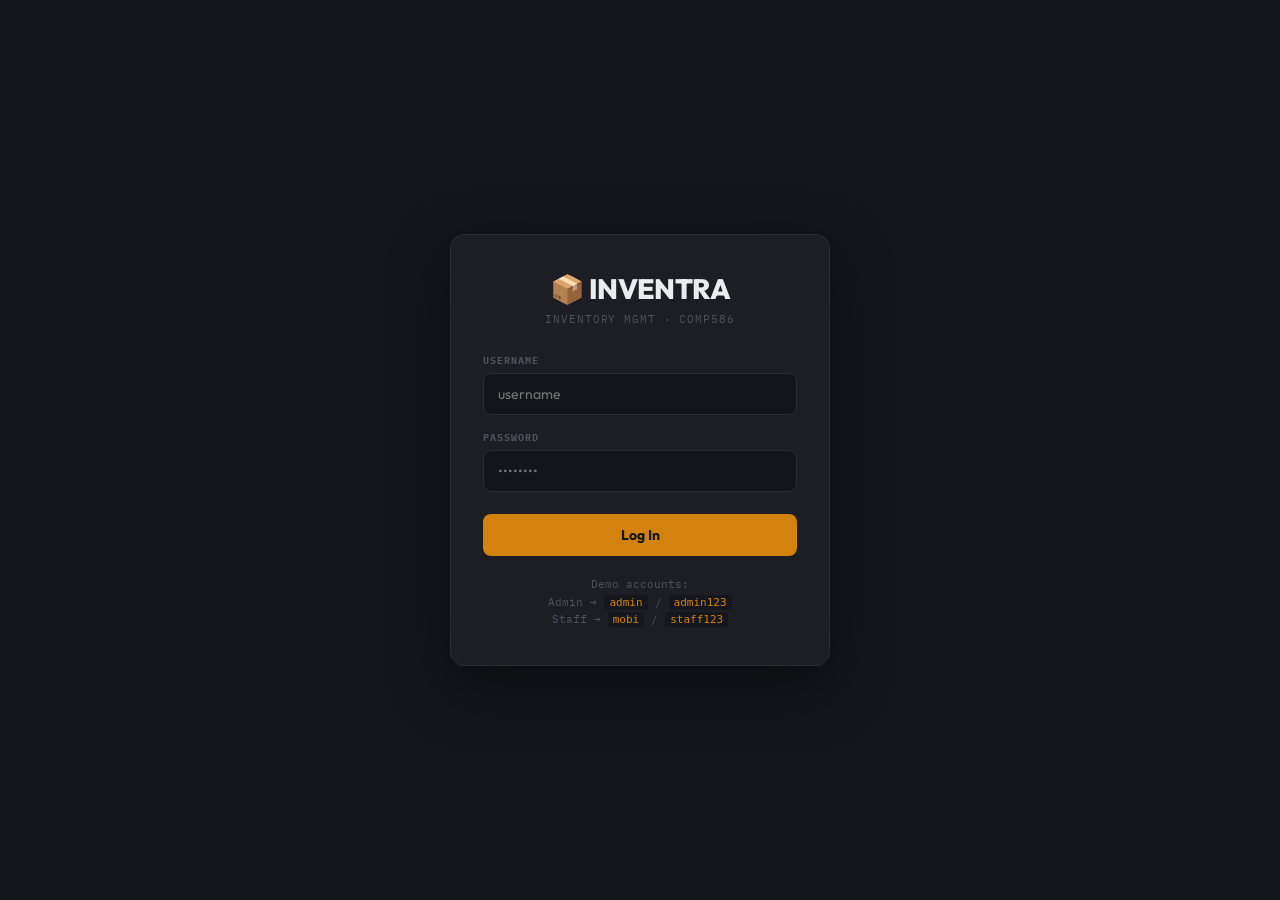
<file: index.html>
<!DOCTYPE html>
<html lang="en">
<head>
    <meta charset="UTF-8">
    <meta name="viewport" content="width=device-width, initial-scale=1.0">
    <title>Inventory Management System</title>
    <link href="https://fonts.googleapis.com/css2?family=Outfit:wght@400;500;600;700;800&family=IBM+Plex+Mono:wght@400;500;700&display=swap" rel="stylesheet">
    <link rel="stylesheet" href="styles.css">
</head>
<body>

<!-- ========== LOGIN SCREEN ========== -->
<div class="login-screen" id="loginScreen">
    <div class="login-box">
        <div class="login-logo">📦 INVENTRA</div>
        <div class="login-subtitle">INVENTORY MGMT · COMP586</div>

        <div class="login-error" id="loginError"></div>

        <div class="login-field">
            <label>Username</label>
            <input type="text" id="loginUsername" placeholder="username" autocomplete="off">
        </div>
        <div class="login-field">
            <label>Password</label>
            <input type="password" id="loginPassword" placeholder="••••••••">
        </div>

        <button class="login-button" onclick="attemptLogin()">Log In</button>

        <div class="login-hint">
            Demo accounts:<br>
            Admin → <code>admin</code> / <code>admin123</code><br>
            Staff → <code>mobi</code> / <code>staff123</code>
        </div>
    </div>
</div>

<!-- ========== SIDEBAR ========== -->
<aside class="sidebar">
    <div class="sidebar-logo">
        <div class="sidebar-logo-icon">
            <svg width="20" height="20" fill="none" stroke="#D4820E" stroke-width="2" viewBox="0 0 24 24">
                <path d="M21 16V8a2 2 0 00-1-1.73l-7-4a2 2 0 00-2 0l-7 4A2 2 0 002 8v8a2 2 0 001 1.73l7 4a2 2 0 002 0l7-4A2 2 0 0021 16z"/>
                <polyline points="3.27 6.96 12 12.01 20.73 6.96"/>
                <line x1="12" y1="22.08" x2="12" y2="12"/>
            </svg>
        </div>
        <div>
            <div class="sidebar-logo-title">INVENTRA</div>
            <div class="sidebar-logo-subtitle">MGMT SYSTEM v2.0</div>
        </div>
    </div>

    <button class="nav-button active" id="nav-dashboard" onclick="showPage('dashboard')">📊 Dashboard</button>
    <button class="nav-button" id="nav-products" onclick="showPage('products')">📦 Products</button>
    <button class="nav-button" id="nav-transactions" onclick="showPage('transactions')">💰 Transactions</button>
    <button class="nav-button" id="nav-users" onclick="showPage('users')">👥 Accounts</button>

    <div class="user-box">
        <div class="user-box-name" id="loggedInName"></div>
        <div class="user-box-role" id="loggedInRole"></div>
        <button class="logout-button" onclick="logout()">🚪 Log Out</button>
    </div>

    <div class="sidebar-footer">
        <div class="status-dot"></div>
        <span>SYSTEM ONLINE</span>
    </div>
</aside>

<!-- ========== MAIN CONTENT ========== -->
<main class="main-content">

    <!-- Dashboard Page -->
    <div class="page active" id="page-dashboard">
        <h1 class="page-title">Dashboard</h1>
        <p class="page-subtitle">Real-time inventory overview</p>
        <div class="stats-grid" id="dashboardStats"></div>
        <div id="dashboardAlerts"></div>
        <div style="margin-top:32px">
            <h2 class="section-heading">Category Breakdown</h2>
            <div class="category-grid" id="dashboardCategories"></div>
        </div>
    </div>

    <!-- Products Page -->
    <div class="page" id="page-products">
        <div class="page-header">
            <div>
                <h1 class="page-title">Products</h1>
                <p class="page-subtitle" id="productCount"></p>
            </div>
            <button class="primary-button" onclick="openProductModal('add')">+ Add Product</button>
        </div>
        <div class="permission-notice" id="productNotice" style="display:none"></div>

        <div class="toolbar">
            <div class="search-box">
                <span>🔍</span>
                <input type="text" id="searchInput" placeholder="Search name, SKU, manufacturer…" oninput="renderProductTable()">
            </div>
            <div>
                <button class="filter-button active" data-filter="All" onclick="setCategoryFilter('All')">All</button>
                <button class="filter-button" data-filter="RawMaterial" onclick="setCategoryFilter('RawMaterial')">Raw</button>
                <button class="filter-button" data-filter="Finished" onclick="setCategoryFilter('Finished')">Finished</button>
            </div>
        </div>

        <div class="table-container">
            <table>
                <thead>
                    <tr>
                        <th class="sortable" onclick="toggleSort('name')">Product<span id="sort-name"></span></th>
                        <th>SKU</th>
                        <th class="sortable" onclick="toggleSort('category')">Category<span id="sort-category"></span></th>
                        <th class="sortable" onclick="toggleSort('manufacturer')">Manufacturer<span id="sort-manufacturer"></span></th>
                        <th class="sortable" onclick="toggleSort('price')">Price<span id="sort-price"></span></th>
                        <th class="sortable" onclick="toggleSort('quantity')">Qty<span id="sort-quantity"></span></th>
                        <th>Reorder</th>
                        <th>Status</th>
                        <th style="text-align:right">Actions</th>
                    </tr>
                </thead>
                <tbody id="productTableBody"></tbody>
            </table>
        </div>
    </div>

    <!-- Transactions Page -->
    <div class="page" id="page-transactions">
        <div class="page-header">
            <div>
                <h1 class="page-title">Transactions</h1>
                <p class="page-subtitle">Orders, sales, and price adjustments</p>
            </div>
        </div>
        <div id="transactionsContent"></div>
    </div>

    <!-- Accounts Page -->
    <div class="page" id="page-users">
        <div class="page-header">
            <div>
                <h1 class="page-title">Accounts</h1>
                <p class="page-subtitle" id="userCount"></p>
            </div>
            <button class="primary-button" id="addUserButton" onclick="openUserModal('add')">+ Add User</button>
        </div>
        <div class="permission-notice" id="userNotice" style="display:none"></div>
        <div class="user-grid" id="userGrid"></div>
    </div>

</main>

<!-- ========== ACTIVITY LOG PANEL ========== -->
<aside class="activity-panel" id="activityPanel">
    <div class="activity-header">
        <div class="activity-title">📋 Activity Log</div>
        <button class="activity-toggle" onclick="toggleActivityLog()">✕</button>
    </div>
    <div class="activity-list" id="activityList"></div>
</aside>
<button class="log-toggle-button" id="logToggleButton" onclick="toggleActivityLog()">📋 Log</button>

<!-- ========== PRODUCT MODAL ========== -->
<div class="modal-overlay" id="productOverlay">
    <div class="modal-box">
        <div class="modal-header">
            <h3 class="modal-title" id="productModalTitle">Add Product</h3>
            <button class="modal-close" onclick="closeProductModal()">✕</button>
        </div>
        <div class="form-row">
            <div class="form-group">
                <label class="form-label">Name *</label>
                <input class="form-input" id="inputName" placeholder="e.g. Steel Rod">
            </div>
            <div class="form-group">
                <label class="form-label">Category</label>
                <select class="form-input" id="inputCategory">
                    <option value="RawMaterial">Raw Material</option>
                    <option value="Finished">Finished</option>
                </select>
            </div>
        </div>
        <div class="form-row">
            <div class="form-group">
                <label class="form-label">Price ($)</label>
                <input class="form-input" id="inputPrice" type="number" step="0.01" min="0" placeholder="0.00">
            </div>
            <div class="form-group">
                <label class="form-label">Quantity</label>
                <input class="form-input" id="inputQuantity" type="number" min="0" placeholder="0">
            </div>
        </div>
        <div class="form-row">
            <div class="form-group">
                <label class="form-label">Reorder Level</label>
                <input class="form-input" id="inputReorder" type="number" min="0" placeholder="0">
            </div>
            <div class="form-group">
                <label class="form-label">Manufacturer</label>
                <input class="form-input" id="inputManufacturer" placeholder="Blank = SELF">
            </div>
        </div>
        <div class="modal-footer">
            <button class="cancel-button" onclick="closeProductModal()">Cancel</button>
            <button class="primary-button" id="productSaveButton" onclick="saveProduct()">Add Product</button>
        </div>
    </div>
</div>

<!-- ========== TRANSACTION MODAL (Order/Sale) ========== -->
<div class="modal-overlay" id="transactionOverlay">
    <div class="modal-box">
        <div class="modal-header">
            <h3 class="modal-title" id="transactionTitle">Record Transaction</h3>
            <button class="modal-close" onclick="closeTransactionModal()">✕</button>
        </div>
        <div class="info-box">
            <div class="info-box-title" id="transactionProductName"></div>
            <div class="info-box-sub">SKU: <span id="transactionProductSku"></span></div>
            <div class="info-box-stat">Current stock: <strong id="transactionCurrentStock"></strong></div>
        </div>
        <div class="form-row">
            <div class="form-group">
                <label class="form-label">Amount *</label>
                <input class="form-input" id="transactionAmount" type="number" min="1" placeholder="0">
            </div>
            <div class="form-group">
                <label class="form-label" id="transactionPriceLabel">Price Per Unit ($)</label>
                <input class="form-input" id="transactionPrice" type="number" step="0.01" min="0">
            </div>
        </div>
        <div class="modal-footer">
            <button class="cancel-button" onclick="closeTransactionModal()">Cancel</button>
            <button class="primary-button" id="transactionSaveButton" onclick="saveTransaction()">Record</button>
        </div>
    </div>
</div>

<!-- ========== ADJUSTMENT MODAL (Price Change) ========== -->
<div class="modal-overlay" id="adjustmentOverlay">
    <div class="modal-box">
        <div class="modal-header">
            <h3 class="modal-title">Adjust Price</h3>
            <button class="modal-close" onclick="closeAdjustmentModal()">✕</button>
        </div>
        <div class="info-box">
            <div class="info-box-title" id="adjustmentProductName"></div>
            <div class="info-box-stat">Current price: <strong id="adjustmentOldPrice"></strong></div>
        </div>
        <div class="form-row full">
            <div class="form-group">
                <label class="form-label">New Price ($) *</label>
                <input class="form-input" id="adjustmentNewPrice" type="number" step="0.01" min="0" placeholder="0.00">
            </div>
        </div>
        <div class="form-row full">
            <div class="form-group">
                <label class="form-label">Reason for Change *</label>
                <input class="form-input" id="adjustmentReason" placeholder="e.g. Supplier cost increase">
            </div>
        </div>
        <div class="modal-footer">
            <button class="cancel-button" onclick="closeAdjustmentModal()">Cancel</button>
            <button class="primary-button" onclick="saveAdjustment()">Save Adjustment</button>
        </div>
    </div>
</div>

<!-- ========== USER MODAL ========== -->
<div class="modal-overlay" id="userOverlay">
    <div class="modal-box">
        <div class="modal-header">
            <h3 class="modal-title" id="userModalTitle">Add User</h3>
            <button class="modal-close" onclick="closeUserModal()">✕</button>
        </div>
        <div class="form-row">
            <div class="form-group">
                <label class="form-label">Username *</label>
                <input class="form-input" id="inputUsername" placeholder="e.g. jsmith">
            </div>
            <div class="form-group">
                <label class="form-label">Role</label>
                <select class="form-input" id="inputRole">
                    <option value="Admin">Admin</option>
                    <option value="Staff">Staff</option>
                </select>
            </div>
        </div>
        <div class="form-row">
            <div class="form-group">
                <label class="form-label">First Name *</label>
                <input class="form-input" id="inputFirstName" placeholder="Jane">
            </div>
            <div class="form-group">
                <label class="form-label">Last Name *</label>
                <input class="form-input" id="inputLastName" placeholder="Smith">
            </div>
        </div>
        <div class="form-row full">
            <div class="form-group">
                <label class="form-label">Password (leave blank to keep existing)</label>
                <input class="form-input" id="inputPassword" type="password" placeholder="••••••••">
            </div>
        </div>
        <div class="modal-footer">
            <button class="cancel-button" onclick="closeUserModal()">Cancel</button>
            <button class="primary-button" id="userSaveButton" onclick="saveUser()">Create User</button>
        </div>
    </div>
</div>

<!-- ========== CONFIRM DIALOG ========== -->
<div class="modal-overlay" id="confirmOverlay">
    <div class="modal-box" style="max-width:380px">
        <p id="confirmMessage" style="color:var(--text-bright);font-size:15px;margin-bottom:22px;line-height:1.5"></p>
        <div style="display:flex;justify-content:flex-end;gap:10px">
            <button class="cancel-button" onclick="closeConfirm()">Cancel</button>
            <button class="primary-button danger" onclick="executeConfirm()">Delete</button>
        </div>
    </div>
</div>

<!-- ========== TOAST ========== -->
<div class="toast" id="toast"></div>

<script src="app.js"></script>
</body>
</html>
</file>
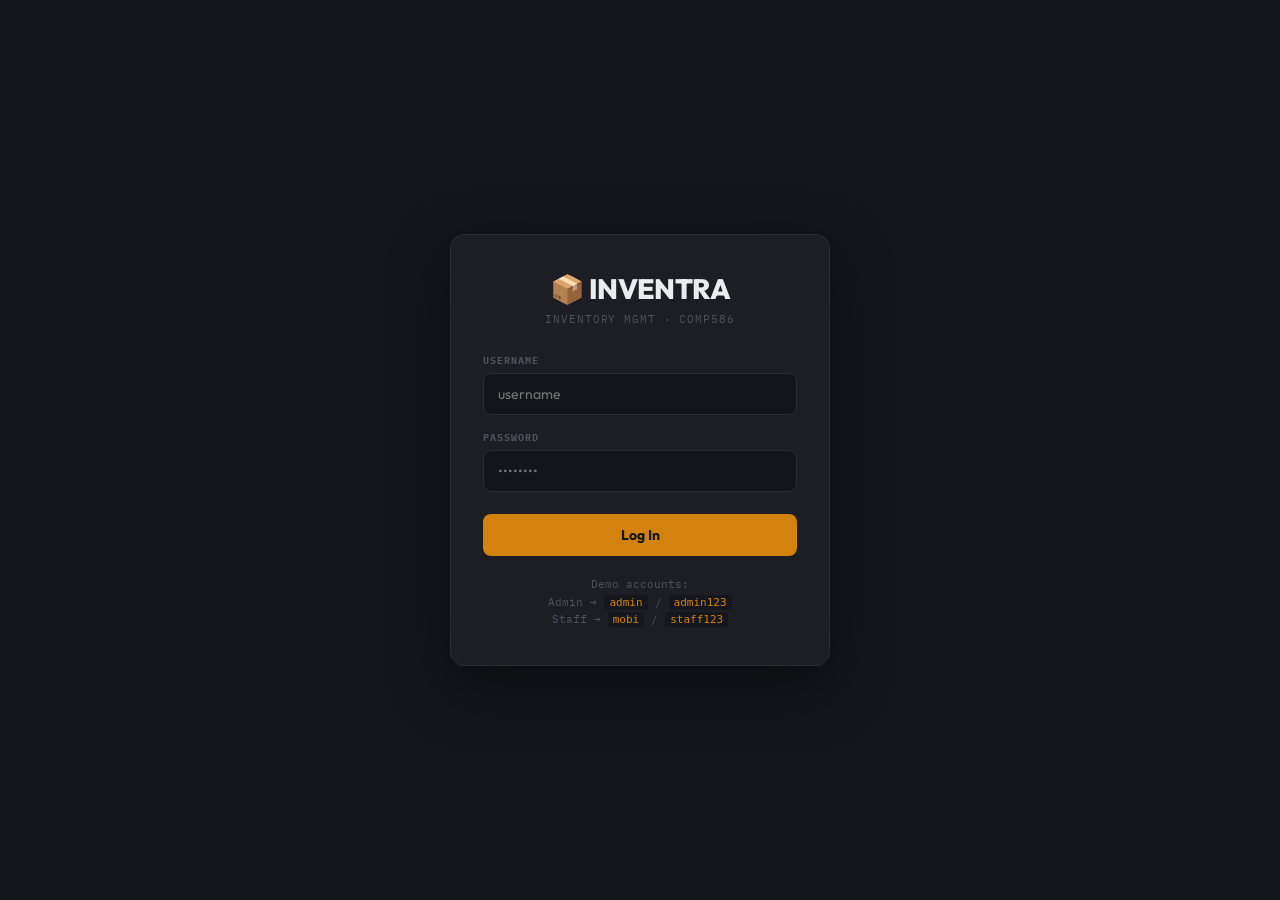
<file: src/wwwroot/index.html>
<!DOCTYPE html>
<html lang="en">
<head>
    <meta charset="UTF-8">
    <meta name="viewport" content="width=device-width, initial-scale=1.0">
    <title>Inventory Management System</title>
    <link href="https://fonts.googleapis.com/css2?family=Outfit:wght@400;500;600;700;800&family=IBM+Plex+Mono:wght@400;500;700&display=swap" rel="stylesheet">
    <link rel="stylesheet" href="styles.css">
</head>
<body>

<!-- ========== LOGIN SCREEN ========== -->
<div class="login-screen" id="loginScreen">
    <div class="login-box">
        <div class="login-logo">📦 INVENTRA</div>
        <div class="login-subtitle">INVENTORY MGMT · COMP586</div>

        <div class="login-error" id="loginError"></div>

        <div class="login-field">
            <label>Username</label>
            <input type="text" id="loginUsername" placeholder="username" autocomplete="off">
        </div>
        <div class="login-field">
            <label>Password</label>
            <input type="password" id="loginPassword" placeholder="••••••••">
        </div>

        <button class="login-button" onclick="attemptLogin()">Log In</button>

        <div class="login-hint">
            Demo accounts:<br>
            Admin → <code>admin</code> / <code>admin123</code><br>
            Staff → <code>mobi</code> / <code>staff123</code>
        </div>
    </div>
</div>

<!-- ========== SIDEBAR ========== -->
<aside class="sidebar">
    <div class="sidebar-logo">
        <div class="sidebar-logo-icon">
            <svg width="20" height="20" fill="none" stroke="#D4820E" stroke-width="2" viewBox="0 0 24 24">
                <path d="M21 16V8a2 2 0 00-1-1.73l-7-4a2 2 0 00-2 0l-7 4A2 2 0 002 8v8a2 2 0 001 1.73l7 4a2 2 0 002 0l7-4A2 2 0 0021 16z"/>
                <polyline points="3.27 6.96 12 12.01 20.73 6.96"/>
                <line x1="12" y1="22.08" x2="12" y2="12"/>
            </svg>
        </div>
        <div>
            <div class="sidebar-logo-title">INVENTRA</div>
            <div class="sidebar-logo-subtitle">MGMT SYSTEM v2.0</div>
        </div>
    </div>

    <button class="nav-button active" id="nav-dashboard" onclick="showPage('dashboard')">📊 Dashboard</button>
    <button class="nav-button" id="nav-products" onclick="showPage('products')">📦 Products</button>
    <button class="nav-button" id="nav-transactions" onclick="showPage('transactions')">💰 Transactions</button>
    <button class="nav-button" id="nav-users" onclick="showPage('users')">👥 Accounts</button>

    <div class="user-box">
        <div class="user-box-name" id="loggedInName"></div>
        <div class="user-box-role" id="loggedInRole"></div>
        <button class="logout-button" onclick="logout()">🚪 Log Out</button>
    </div>

    <div class="sidebar-footer">
        <div class="status-dot"></div>
        <span>SYSTEM ONLINE</span>
    </div>
</aside>

<!-- ========== MAIN CONTENT ========== -->
<main class="main-content" id="appUI">

    <!-- Dashboard Page -->
    <div class="page active" id="page-dashboard">
        <h1 class="page-title">Dashboard</h1>
        <p class="page-subtitle">Real-time inventory overview</p>
        <div class="stats-grid" id="dashboardStats"></div>
        <div id="dashboardAlerts"></div>
        <div style="margin-top:32px">
            <h2 class="section-heading">Category Breakdown</h2>
            <div class="category-grid" id="dashboardCategories"></div>
        </div>
    </div>

    <!-- Products Page -->
    <div class="page" id="page-products">
        <div class="page-header">
            <div>
                <h1 class="page-title">Products</h1>
                <p class="page-subtitle" id="productCount"></p>
            </div>
            <button class="primary-button" onclick="openProductModal('add')">+ Add Product</button>
        </div>
        <div class="permission-notice" id="productNotice" style="display:none"></div>

        <div class="toolbar">
            <div class="search-box">
                <span>🔍</span>
                <input type="text" id="searchInput" placeholder="Search name, SKU, manufacturer…" oninput="renderProductTable()">
            </div>
            <div>
                <button class="filter-button active" data-filter="All" onclick="setCategoryFilter('All')">All</button>
                <button class="filter-button" data-filter="RawMaterial" onclick="setCategoryFilter('RawMaterial')">Raw</button>
                <button class="filter-button" data-filter="Finished" onclick="setCategoryFilter('Finished')">Finished</button>
            </div>
        </div>

        <div class="table-container">
            <table>
                <thead>
                    <tr>
                        <th class="sortable" onclick="toggleSort('name')">Product<span id="sort-name"></span></th>
                        <th>SKU</th>
                        <th class="sortable" onclick="toggleSort('category')">Category<span id="sort-category"></span></th>
                        <th class="sortable" onclick="toggleSort('manufacturer')">Manufacturer<span id="sort-manufacturer"></span></th>
                        <th class="sortable" onclick="toggleSort('price')">Price<span id="sort-price"></span></th>
                        <th class="sortable" onclick="toggleSort('quantity')">Qty<span id="sort-quantity"></span></th>
                        <th>Reorder</th>
                        <th>Status</th>
                        <th style="text-align:right">Actions</th>
                    </tr>
                </thead>
                <tbody id="productTableBody"></tbody>
            </table>
        </div>
    </div>

    <!-- Transactions Page -->
    <div class="page" id="page-transactions">
        <div class="page-header">
            <div>
                <h1 class="page-title">Transactions</h1>
                <p class="page-subtitle">Orders, sales, and price adjustments</p>
            </div>
        </div>
        <div id="transactionsContent"></div>
    </div>

    <!-- Accounts Page -->
    <div class="page" id="page-users">
        <div class="page-header">
            <div>
                <h1 class="page-title">Accounts</h1>
                <p class="page-subtitle" id="userCount"></p>
            </div>
            <button class="primary-button" id="addUserButton" onclick="openUserModal('add')">+ Add User</button>
        </div>
        <div class="permission-notice" id="userNotice" style="display:none"></div>
        <div class="user-grid" id="userGrid"></div>
    </div>

</main>

<!-- ========== ACTIVITY LOG PANEL ========== -->
<aside class="activity-panel collapsed" id="activityPanel">
    <div class="activity-header">
        <div class="activity-title">📋 Activity Log</div>
        <button class="activity-toggle" onclick="toggleActivityLog()">✕</button>
    </div>
    <div class="activity-list" id="activityList"></div>
</aside>
<button class="log-toggle-button visible" id="logToggleButton" onclick="toggleActivityLog()">📋 Log</button>

<!-- ========== PRODUCT MODAL ========== -->
<div class="modal-overlay" id="productOverlay">
    <div class="modal-box">
        <div class="modal-header">
            <h3 class="modal-title" id="productModalTitle">Add Product</h3>
            <button class="modal-close" onclick="closeProductModal()">✕</button>
        </div>
        <div class="form-row">
            <div class="form-group">
                <label class="form-label">Name *</label>
                <input class="form-input" id="inputName" placeholder="e.g. Steel Rod">
            </div>
            <div class="form-group">
                <label class="form-label">Category</label>
                <select class="form-input" id="inputCategory">
                    <option value="RawMaterial">Raw Material</option>
                    <option value="Finished">Finished</option>
                </select>
            </div>
        </div>
        <div class="form-row">
            <div class="form-group">
                <label class="form-label">Price ($)</label>
                <input class="form-input" id="inputPrice" type="number" step="0.01" min="0" placeholder="0.00">
            </div>
            <div class="form-group">
                <label class="form-label">Quantity</label>
                <input class="form-input" id="inputQuantity" type="number" min="0" placeholder="0">
            </div>
        </div>
        <div class="form-row">
            <div class="form-group">
                <label class="form-label">Reorder Level</label>
                <input class="form-input" id="inputReorder" type="number" min="0" placeholder="0">
            </div>
            <div class="form-group">
                <label class="form-label">Manufacturer</label>
                <input class="form-input" id="inputManufacturer" placeholder="Blank = SELF">
            </div>
        </div>
        <div class="modal-footer">
            <button class="cancel-button" onclick="closeProductModal()">Cancel</button>
            <button class="primary-button" id="productSaveButton" onclick="saveProduct()">Add Product</button>
        </div>
    </div>
</div>

<!-- ========== TRANSACTION MODAL (Order/Sale) ========== -->
<div class="modal-overlay" id="transactionOverlay">
    <div class="modal-box">
        <div class="modal-header">
            <h3 class="modal-title" id="transactionTitle">Record Transaction</h3>
            <button class="modal-close" onclick="closeTransactionModal()">✕</button>
        </div>
        <div class="info-box">
            <div class="info-box-title" id="transactionProductName"></div>
            <div class="info-box-sub">SKU: <span id="transactionProductSku"></span></div>
            <div class="info-box-stat">Current stock: <strong id="transactionCurrentStock"></strong></div>
        </div>
        <div class="form-row">
            <div class="form-group">
                <label class="form-label">Amount *</label>
                <input class="form-input" id="transactionAmount" type="number" min="1" placeholder="0">
            </div>
            <div class="form-group">
                <label class="form-label" id="transactionPriceLabel">Price Per Unit ($)</label>
                <input class="form-input" id="transactionPrice" type="number" step="0.01" min="0">
            </div>
        </div>
        <div class="modal-footer">
            <button class="cancel-button" onclick="closeTransactionModal()">Cancel</button>
            <button class="primary-button" id="transactionSaveButton" onclick="saveTransaction()">Record</button>
        </div>
    </div>
</div>

<!-- ========== ADJUSTMENT MODAL (Price Change) ========== -->
<div class="modal-overlay" id="adjustmentOverlay">
    <div class="modal-box">
        <div class="modal-header">
            <h3 class="modal-title">Adjust Price</h3>
            <button class="modal-close" onclick="closeAdjustmentModal()">✕</button>
        </div>
        <div class="info-box">
            <div class="info-box-title" id="adjustmentProductName"></div>
            <div class="info-box-stat">Current price: <strong id="adjustmentOldPrice"></strong></div>
        </div>
        <div class="form-row full">
            <div class="form-group">
                <label class="form-label">New Price ($) *</label>
                <input class="form-input" id="adjustmentNewPrice" type="number" step="0.01" min="0" placeholder="0.00">
            </div>
        </div>
        <div class="form-row full">
            <div class="form-group">
                <label class="form-label">Reason for Change *</label>
                <input class="form-input" id="adjustmentReason" placeholder="e.g. Supplier cost increase">
            </div>
        </div>
        <div class="modal-footer">
            <button class="cancel-button" onclick="closeAdjustmentModal()">Cancel</button>
            <button class="primary-button" onclick="saveAdjustment()">Save Adjustment</button>
        </div>
    </div>
</div>

<!-- ========== USER MODAL ========== -->
<div class="modal-overlay" id="userOverlay">
    <div class="modal-box">
        <div class="modal-header">
            <h3 class="modal-title" id="userModalTitle">Add User</h3>
            <button class="modal-close" onclick="closeUserModal()">✕</button>
        </div>
        <div class="form-row">
            <div class="form-group">
                <label class="form-label">Username *</label>
                <input class="form-input" id="inputUsername" placeholder="e.g. jsmith">
            </div>
            <div class="form-group">
                <label class="form-label">Role</label>
                <select class="form-input" id="inputRole">
                    <option value="Admin">Admin</option>
                    <option value="Staff">Staff</option>
                </select>
            </div>
        </div>
        <div class="form-row">
            <div class="form-group">
                <label class="form-label">First Name *</label>
                <input class="form-input" id="inputFirstName" placeholder="Jane">
            </div>
            <div class="form-group">
                <label class="form-label">Last Name *</label>
                <input class="form-input" id="inputLastName" placeholder="Smith">
            </div>
        </div>
        <div class="form-row full">
            <div class="form-group">
                <label class="form-label">Password (leave blank to keep existing)</label>
                <input class="form-input" id="inputPassword" type="password" placeholder="••••••••">
            </div>
        </div>
        <div class="modal-footer">
            <button class="cancel-button" onclick="closeUserModal()">Cancel</button>
            <button class="primary-button" id="userSaveButton" onclick="saveUser()">Create User</button>
        </div>
    </div>
</div>

<!-- ========== CONFIRM DIALOG ========== -->
<div class="modal-overlay" id="confirmOverlay">
    <div class="modal-box" style="max-width:380px">
        <p id="confirmMessage" style="color:var(--text-bright);font-size:15px;margin-bottom:22px;line-height:1.5"></p>
        <div style="display:flex;justify-content:flex-end;gap:10px">
            <button class="cancel-button" onclick="closeConfirm()">Cancel</button>
            <button class="primary-button danger" onclick="executeConfirm()">Delete</button>
        </div>
    </div>
</div>

<!-- ========== TOAST ========== -->
<div class="toast" id="toast"></div>

<script src="app.js"></script>
</body>
</html>
</file>
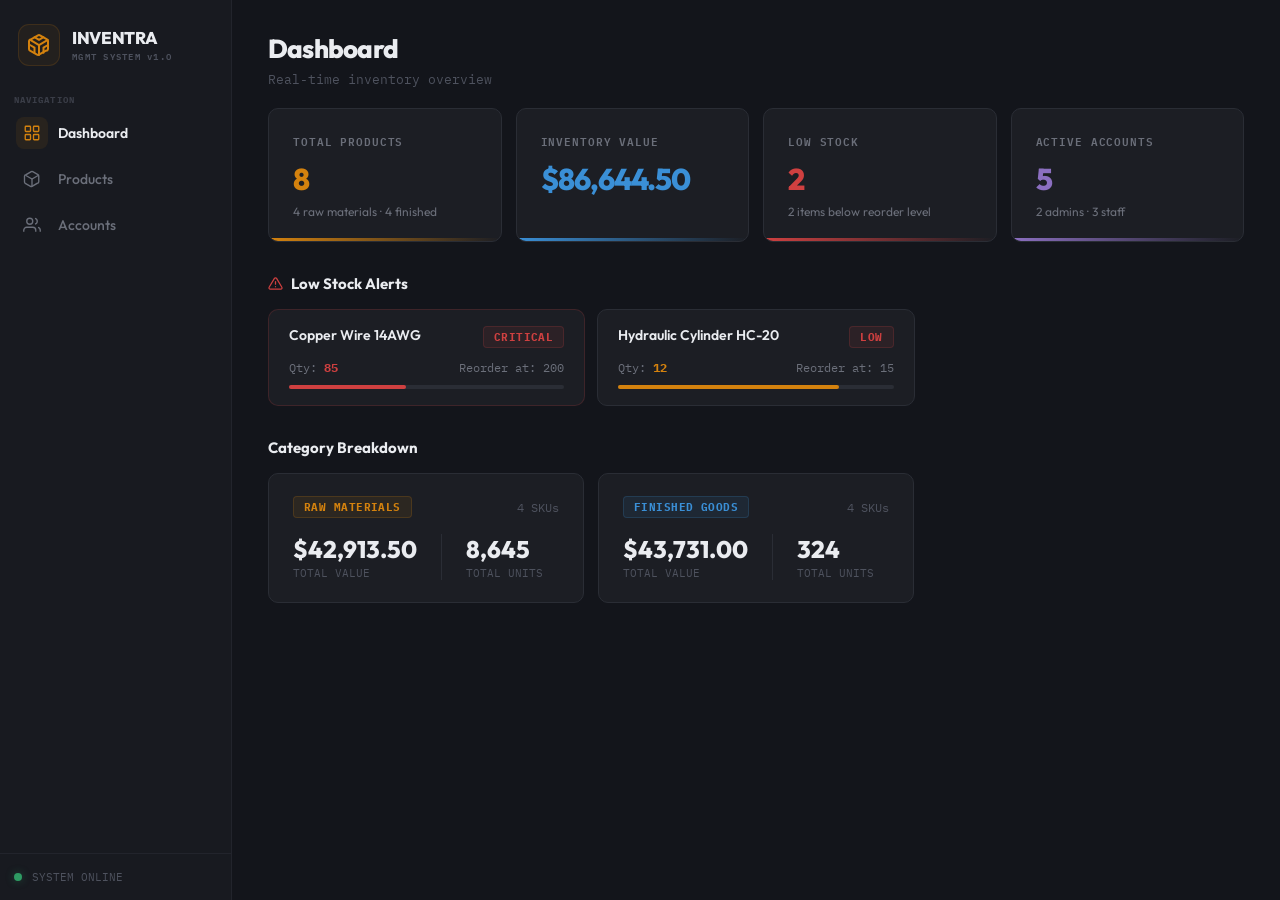
<file: inventra.html>
<!DOCTYPE html>
<html lang="en">
<head>
<meta charset="UTF-8">
<meta name="viewport" content="width=device-width, initial-scale=1.0">
<title>Inventra — Inventory Management System</title>
<link href="https://fonts.googleapis.com/css2?family=Outfit:wght@400;500;600;700;800&family=IBM+Plex+Mono:wght@400;500;600;700&display=swap" rel="stylesheet">
<style>
  *, *::before, *::after { box-sizing: border-box; margin: 0; padding: 0; }

  :root {
    --bg-root: #13151B;
    --bg-sidebar: #181A20;
    --bg-card: #1C1E24;
    --bg-deep: #15171D;
    --border: #22242C;
    --border-light: #2A2D35;
    --text-primary: #EAECF0;
    --text-secondary: #9B9EA6;
    --text-muted: #6B6F7A;
    --text-dim: #4E525E;
    --text-ghost: #3A3D47;
    --amber: #D4820E;
    --blue: #3A8FD6;
    --red: #CF4040;
    --green: #2E9B63;
    --purple: #8B6FC0;
    --font-display: 'Outfit', sans-serif;
    --font-mono: 'IBM Plex Mono', monospace;
  }

  html, body { height: 100%; overflow: hidden; }

  body {
    font-family: var(--font-display);
    background: var(--bg-root);
    color: var(--text-secondary);
    font-size: 14px;
    display: flex;
  }

  ::-webkit-scrollbar { width: 6px; }
  ::-webkit-scrollbar-track { background: transparent; }
  ::-webkit-scrollbar-thumb { background: var(--border-light); border-radius: 3px; }

  /* ═══ SIDEBAR ═══ */
  .sidebar {
    width: 232px; min-width: 232px;
    background: var(--bg-sidebar);
    border-right: 1px solid var(--border);
    display: flex; flex-direction: column;
    overflow: auto;
  }
  .brand {
    display: flex; align-items: center; gap: 12px;
    padding: 24px 18px 28px;
  }
  .brand-mark {
    width: 42px; height: 42px; border-radius: 11px;
    background: rgba(212,130,14,.06); border: 1px solid rgba(212,130,14,.15);
    display: flex; align-items: center; justify-content: center; flex-shrink: 0;
  }
  .brand-name { font-size: 17px; font-weight: 800; color: var(--text-primary); letter-spacing: -.02em; }
  .brand-sub { font-size: 9px; color: var(--text-dim); letter-spacing: .14em; font-weight: 600; font-family: var(--font-mono); }
  .nav-label {
    font-size: 9px; color: var(--text-ghost); letter-spacing: .12em;
    font-weight: 700; font-family: var(--font-mono);
    padding: 0 14px; margin-bottom: 6px;
  }
  .nav { display: flex; flex-direction: column; gap: 2px; padding: 0 8px; }
  .nav-btn {
    display: flex; align-items: center; gap: 10px;
    padding: 6px 8px; border: none; background: transparent;
    color: var(--text-muted); font-size: 14px; font-weight: 500;
    font-family: var(--font-display); border-radius: 10px;
    cursor: pointer; transition: all .15s; text-align: left; width: 100%;
  }
  .nav-btn:hover { color: var(--text-secondary); }
  .nav-btn.active { color: var(--text-primary); font-weight: 600; }
  .nav-icon {
    display: flex; align-items: center; justify-content: center;
    width: 32px; height: 32px; border-radius: 8px;
    transition: all .2s;
  }
  .nav-btn.active .nav-icon { background: rgba(212,130,14,.09); color: var(--amber); }
  .sidebar-footer {
    margin-top: auto; padding: 16px 14px;
    border-top: 1px solid var(--border);
    display: flex; align-items: center; gap: 10px;
  }
  .status-dot {
    width: 8px; height: 8px; border-radius: 50%;
    background: var(--green); box-shadow: 0 0 8px rgba(46,155,99,.4);
    animation: pulse 2s infinite;
  }
  @keyframes pulse { 0%,100%{opacity:1} 50%{opacity:.5} }
  .sidebar-footer span { font-size: 11px; color: var(--text-dim); font-family: var(--font-mono); }

  /* ═══ MAIN ═══ */
  .main { flex: 1; overflow: auto; padding: 32px 36px; }
  .page-title { font-size: 26px; font-weight: 800; color: var(--text-primary); letter-spacing: -.03em; }
  .page-sub { color: var(--text-dim); font-size: 13px; margin-top: 6px; font-family: var(--font-mono); }
  .section-title { font-size: 15px; font-weight: 700; color: var(--text-primary); display: flex; align-items: center; gap: 8px; }

  @keyframes fadeIn { from{opacity:0;transform:translateY(8px)} to{opacity:1;transform:translateY(0)} }
  .fade-in { animation: fadeIn .35s ease; }

  .view { display: none; }
  .view.active { display: block; }

  /* ═══ STATS ═══ */
  .stats-grid { display: grid; grid-template-columns: repeat(auto-fill,minmax(210px,1fr)); gap: 14px; margin: 20px 0 32px; }
  .stat-card {
    background: var(--bg-card); border-radius: 10px; padding: 22px 24px;
    border: 1px solid var(--border-light); position: relative; overflow: hidden;
  }
  .stat-card .accent-bar { position: absolute; bottom: 0; left: 0; right: 0; height: 3px; }
  .stat-label {
    font-size: 11px; font-weight: 600; color: var(--text-muted);
    text-transform: uppercase; letter-spacing: .08em;
    font-family: var(--font-mono); margin-bottom: 10px;
  }
  .stat-value { font-size: 30px; font-weight: 800; color: var(--text-primary); letter-spacing: -.03em; }
  .stat-sub { font-size: 12px; color: var(--text-muted); margin-top: 6px; }

  /* ═══ ALERTS ═══ */
  .alert-grid { display: grid; grid-template-columns: repeat(auto-fill,minmax(260px,1fr)); gap: 12px; }
  .alert-card {
    background: var(--bg-card); border-radius: 10px; padding: 16px 20px;
    border: 1px solid var(--border-light); overflow: hidden;
  }
  .alert-card.critical { border-color: rgba(207,64,64,.19); }
  .alert-name { font-weight: 600; color: var(--text-primary); font-size: 14px; margin-bottom: 8px; }
  .alert-meta { display: flex; justify-content: space-between; font-size: 12px; color: var(--text-muted); font-family: var(--font-mono); margin-bottom: 10px; }
  .bar-track { height: 4px; border-radius: 2px; background: var(--border-light); }
  .bar-fill { height: 4px; border-radius: 2px; transition: width .5s; }

  /* ═══ CATEGORY CARDS ═══ */
  .cat-grid { display: grid; grid-template-columns: repeat(auto-fill,minmax(280px,1fr)); gap: 14px; }
  .cat-card { background: var(--bg-card); border-radius: 10px; padding: 22px 24px; border: 1px solid var(--border-light); }
  .cat-header { display: flex; justify-content: space-between; align-items: center; margin-bottom: 16px; }
  .cat-stats { display: flex; gap: 24px; }
  .cat-stats .big { font-size: 24px; font-weight: 800; color: var(--text-primary); }
  .cat-stats .small { font-size: 11px; color: var(--text-dim); margin-top: 2px; font-family: var(--font-mono); }
  .cat-divider { border-left: 1px solid var(--border-light); padding-left: 24px; }

  /* ═══ TOOLBAR ═══ */
  .toolbar { display: flex; gap: 12px; margin-bottom: 18px; flex-wrap: wrap; align-items: center; }
  .search-box {
    display: flex; align-items: center; gap: 8px;
    background: var(--bg-card); border: 1px solid var(--border-light);
    border-radius: 8px; padding: 8px 14px; flex: 1 1 280px; max-width: 420px;
  }
  .search-box svg { color: var(--text-dim); flex-shrink: 0; }
  .search-box input {
    border: none; background: transparent; color: var(--text-primary);
    font-size: 13px; font-family: var(--font-display); outline: none; width: 100%;
  }
  .search-box input::placeholder { color: var(--text-dim); }
  .clear-btn { background: none; border: none; color: var(--text-muted); cursor: pointer; padding: 2px; display: none; }
  .clear-btn.visible { display: block; }
  .filter-group { display: flex; gap: 3px; }
  .filter-btn {
    padding: 7px 16px; border: 1px solid var(--border-light);
    background: transparent; color: var(--text-muted); font-size: 12px;
    font-weight: 600; font-family: var(--font-mono); border-radius: 6px;
    cursor: pointer; letter-spacing: .03em; transition: all .15s;
  }
  .filter-btn:hover { color: var(--text-secondary); }
  .filter-btn.active { background: rgba(212,130,14,.09); color: var(--amber); border-color: rgba(212,130,14,.25); }

  /* ═══ TABLE ═══ */
  .table-wrap { background: var(--bg-card); border-radius: 10px; border: 1px solid var(--border-light); overflow: auto; }
  table { width: 100%; border-collapse: collapse; }
  th {
    text-align: left; padding: 14px 16px; font-size: 10px; font-weight: 700;
    color: var(--text-dim); text-transform: uppercase; letter-spacing: .1em;
    border-bottom: 1px solid var(--border-light); white-space: nowrap;
    font-family: var(--font-mono); background: var(--bg-sidebar); cursor: default;
  }
  th.sortable { cursor: pointer; user-select: none; }
  th.sortable:hover { color: var(--text-muted); }
  th .sort-icon { display: inline-block; margin-left: 4px; font-size: 10px; vertical-align: middle; }
  td {
    padding: 14px 16px; font-size: 13px; white-space: nowrap;
    border-bottom: 1px solid #1E2028; transition: background .1s;
  }
  tr:hover td { background: #22242C; }
  .td-name { font-weight: 600; color: var(--text-primary); }
  .sku-code {
    font-size: 11px; font-family: var(--font-mono);
    background: var(--bg-deep); padding: 3px 8px; border-radius: 4px;
    color: var(--text-muted); border: 1px solid var(--border);
  }
  .mfr-self { color: var(--amber); font-family: var(--font-mono); font-size: 12px; }
  .mfr-other { color: var(--text-secondary); font-family: var(--font-mono); font-size: 12px; }
  .td-right { text-align: right; }
  .empty-row { padding: 48px; text-align: center; color: var(--text-dim); font-family: var(--font-mono); font-size: 13px; }

  /* ═══ BADGE ═══ */
  .badge {
    display: inline-flex; align-items: center; gap: 4px;
    padding: 3px 10px; border-radius: 4px; font-size: 11px;
    font-weight: 700; letter-spacing: .04em; text-transform: uppercase;
    font-family: var(--font-mono);
  }
  .badge-raw { color: var(--amber); background: rgba(212,130,14,.09); border: 1px solid rgba(212,130,14,.19); }
  .badge-fin { color: var(--blue); background: rgba(58,143,214,.09); border: 1px solid rgba(58,143,214,.19); }
  .badge-low { color: var(--red); background: rgba(207,64,64,.09); border: 1px solid rgba(207,64,64,.19); }
  .badge-ok { color: var(--green); background: rgba(46,155,99,.09); border: 1px solid rgba(46,155,99,.19); }
  .badge-admin { color: var(--amber); background: rgba(212,130,14,.09); border: 1px solid rgba(212,130,14,.19); }
  .badge-staff { color: var(--blue); background: rgba(58,143,214,.09); border: 1px solid rgba(58,143,214,.19); }
  .badge-guest { color: var(--text-muted); background: rgba(107,111,122,.09); border: 1px solid rgba(107,111,122,.19); }

  /* ═══ ACTION BUTTONS ═══ */
  .act-btn {
    background: none; border: none; color: var(--text-muted);
    cursor: pointer; padding: 7px; border-radius: 6px;
    display: inline-flex; align-items: center; justify-content: center;
    transition: all .15s;
  }
  .act-btn:hover { color: var(--text-primary); background: rgba(255,255,255,.04); }
  .act-btn.danger:hover { color: var(--red); }

  /* ═══ USER CARDS ═══ */
  .user-grid { display: grid; grid-template-columns: repeat(auto-fill,minmax(340px,1fr)); gap: 14px; }
  .user-card {
    background: var(--bg-card); border-radius: 10px; padding: 20px 22px;
    border: 1px solid var(--border-light);
    display: flex; align-items: center; gap: 16px;
  }
  .user-avatar {
    width: 52px; height: 52px; border-radius: 12px;
    background: var(--bg-deep); display: flex; align-items: center;
    justify-content: center; flex-shrink: 0;
    font-size: 18px; font-weight: 800;
  }
  .user-name { font-weight: 700; color: var(--text-primary); font-size: 15px; }
  .user-handle { font-size: 12px; color: var(--text-dim); font-family: var(--font-mono); margin-top: 2px; }
  .user-badge { margin-top: 8px; }
  .user-actions { display: flex; flex-direction: column; gap: 6px; margin-left: auto; }

  /* ═══ BUTTONS ═══ */
  .btn-primary {
    display: inline-flex; align-items: center; gap: 7px;
    padding: 10px 20px; background: var(--amber); color: var(--bg-root);
    border: none; border-radius: 8px; font-size: 13px; font-weight: 700;
    font-family: var(--font-display); cursor: pointer; letter-spacing: .01em;
    transition: opacity .15s;
  }
  .btn-primary:hover { opacity: .88; }
  .btn-primary.danger { background: var(--red); }
  .btn-ghost {
    padding: 10px 20px; background: transparent; color: var(--text-muted);
    border: 1px solid var(--border-light); border-radius: 8px;
    font-size: 13px; font-weight: 600; font-family: var(--font-display);
    cursor: pointer; transition: all .15s;
  }
  .btn-ghost:hover { border-color: var(--text-muted); color: var(--text-secondary); }
  .page-header { display: flex; justify-content: space-between; align-items: center; margin-bottom: 24px; flex-wrap: wrap; gap: 12px; }

  /* ═══ MODAL ═══ */
  .overlay {
    position: fixed; inset: 0; background: rgba(0,0,0,.65);
    backdrop-filter: blur(6px); display: flex; align-items: center;
    justify-content: center; z-index: 1000;
    opacity: 0; pointer-events: none; transition: opacity .2s;
  }
  .overlay.open { opacity: 1; pointer-events: auto; }
  .modal {
    background: var(--bg-card); border: 1px solid var(--border-light);
    border-radius: 14px; padding: 28px 32px; width: 92%; max-width: 560px;
    max-height: 88vh; overflow: auto;
    box-shadow: 0 24px 80px rgba(0,0,0,.5);
    transform: translateY(12px); transition: transform .2s;
  }
  .overlay.open .modal { transform: translateY(0); }
  .modal-header { display: flex; justify-content: space-between; align-items: center; margin-bottom: 24px; }
  .modal-title { font-size: 18px; font-weight: 700; color: var(--text-primary); }
  .modal-close { background: none; border: none; color: var(--text-muted); cursor: pointer; padding: 4px; }
  .form-grid { display: grid; grid-template-columns: 1fr 1fr; gap: 16px; }
  .field { display: flex; flex-direction: column; gap: 6px; }
  .field-label { font-size: 10px; font-weight: 700; color: var(--text-dim); text-transform: uppercase; letter-spacing: .1em; font-family: var(--font-mono); }
  .field-input {
    padding: 10px 14px; background: var(--bg-root); border: 1px solid var(--border-light);
    border-radius: 8px; color: var(--text-primary); font-size: 13px;
    font-family: var(--font-display); transition: border-color .2s; outline: none;
  }
  .field-input:focus { border-color: var(--amber); }
  .field-input::placeholder { color: var(--text-dim); }
  select.field-input { cursor: pointer; }
  .modal-footer { display: flex; justify-content: flex-end; gap: 10px; margin-top: 24px; padding-top: 18px; border-top: 1px solid var(--border); }
  .username-preview {
    grid-column: 1/-1; padding: 12px 16px; background: var(--bg-deep);
    border-radius: 8px; border: 1px solid var(--border-light);
    font-size: 12px; color: var(--text-dim); font-family: var(--font-mono);
    display: none;
  }
  .username-preview.visible { display: block; }
  .username-preview strong { color: var(--amber); }

  /* ═══ TOAST ═══ */
  @keyframes slideToast { from{opacity:0;transform:translate(-50%,16px)} to{opacity:1;transform:translate(-50%,0)} }
  .toast {
    position: fixed; bottom: 28px; left: 50%; transform: translateX(-50%);
    background: var(--text-primary); color: var(--bg-root);
    padding: 11px 24px; border-radius: 8px; font-size: 13px; font-weight: 700;
    box-shadow: 0 12px 40px rgba(0,0,0,.45); z-index: 2000;
    animation: slideToast .3s ease; white-space: nowrap;
    opacity: 0; pointer-events: none; transition: opacity .25s;
  }
  .toast.visible { opacity: 1; }
</style>
</head>
<body>

<!-- ═══ SIDEBAR ═══ -->
<aside class="sidebar">
  <div class="brand">
    <div class="brand-mark">
      <svg width="24" height="24" fill="none" stroke="#D4820E" stroke-width="2" stroke-linecap="round" stroke-linejoin="round" viewBox="0 0 24 24">
        <path d="M21 16V8a2 2 0 00-1-1.73l-7-4a2 2 0 00-2 0l-7 4A2 2 0 002 8v8a2 2 0 001 1.73l7 4a2 2 0 002 0l7-4A2 2 0 0021 16z"/>
        <polyline points="7.5 4.21 12 6.81 16.5 4.21"/>
        <polyline points="7.5 19.79 7.5 14.6 3 12"/>
        <polyline points="21 12 16.5 14.6 16.5 19.79"/>
        <polyline points="3.27 6.96 12 12.01 20.73 6.96"/>
        <line x1="12" y1="22.08" x2="12" y2="12"/>
      </svg>
    </div>
    <div>
      <div class="brand-name">INVENTRA</div>
      <div class="brand-sub">MGMT SYSTEM v1.0</div>
    </div>
  </div>
  <div class="nav-label">NAVIGATION</div>
  <nav class="nav">
    <button class="nav-btn active" data-view="dashboard" onclick="switchView('dashboard')">
      <span class="nav-icon"><svg width="18" height="18" fill="none" stroke="currentColor" stroke-width="1.8" viewBox="0 0 24 24"><rect x="3" y="3" width="7" height="7" rx="1"/><rect x="14" y="3" width="7" height="7" rx="1"/><rect x="3" y="14" width="7" height="7" rx="1"/><rect x="14" y="14" width="7" height="7" rx="1"/></svg></span>
      Dashboard
    </button>
    <button class="nav-btn" data-view="products" onclick="switchView('products')">
      <span class="nav-icon"><svg width="18" height="18" fill="none" stroke="currentColor" stroke-width="1.8" viewBox="0 0 24 24"><path d="M21 16V8a2 2 0 00-1-1.73l-7-4a2 2 0 00-2 0l-7 4A2 2 0 002 8v8a2 2 0 001 1.73l7 4a2 2 0 002 0l7-4A2 2 0 0021 16z"/><polyline points="3.27 6.96 12 12.01 20.73 6.96"/><line x1="12" y1="22.08" x2="12" y2="12"/></svg></span>
      Products
    </button>
    <button class="nav-btn" data-view="users" onclick="switchView('users')">
      <span class="nav-icon"><svg width="18" height="18" fill="none" stroke="currentColor" stroke-width="1.8" viewBox="0 0 24 24"><path d="M17 21v-2a4 4 0 00-4-4H5a4 4 0 00-4 4v2"/><circle cx="9" cy="7" r="4"/><path d="M23 21v-2a4 4 0 00-3-3.87M16 3.13a4 4 0 010 7.75"/></svg></span>
      Accounts
    </button>
  </nav>
  <div class="sidebar-footer">
    <div class="status-dot"></div>
    <span>SYSTEM ONLINE</span>
  </div>
</aside>

<!-- ═══ MAIN ═══ -->
<main class="main">

  <!-- ─── DASHBOARD ─── -->
  <div id="view-dashboard" class="view active fade-in">
    <h1 class="page-title">Dashboard</h1>
    <p class="page-sub">Real-time inventory overview</p>
    <div class="stats-grid" id="stats-grid"></div>
    <div id="low-stock-section"></div>
    <div style="margin-top:32px">
      <h2 class="section-title" style="margin-bottom:16px">Category Breakdown</h2>
      <div class="cat-grid" id="cat-grid"></div>
    </div>
  </div>

  <!-- ─── PRODUCTS ─── -->
  <div id="view-products" class="view fade-in">
    <div class="page-header">
      <div>
        <h1 class="page-title">Products</h1>
        <p class="page-sub" id="products-sub"></p>
      </div>
      <button class="btn-primary" onclick="openProductModal('add')">
        <svg width="15" height="15" fill="none" stroke="currentColor" stroke-width="2.5" stroke-linecap="round" viewBox="0 0 24 24"><line x1="12" y1="5" x2="12" y2="19"/><line x1="5" y1="12" x2="19" y2="12"/></svg>
        Add Product
      </button>
    </div>
    <div class="toolbar">
      <div class="search-box">
        <svg width="15" height="15" fill="none" stroke="currentColor" stroke-width="2" stroke-linecap="round" viewBox="0 0 24 24"><circle cx="11" cy="11" r="8"/><line x1="21" y1="21" x2="16.65" y2="16.65"/></svg>
        <input type="text" id="search-input" placeholder="Search name, SKU, manufacturer…" oninput="renderProducts()">
        <button class="clear-btn" id="clear-search" onclick="document.getElementById('search-input').value='';renderProducts();">
          <svg width="14" height="14" fill="none" stroke="currentColor" stroke-width="2" stroke-linecap="round" viewBox="0 0 24 24"><line x1="18" y1="6" x2="6" y2="18"/><line x1="6" y1="6" x2="18" y2="18"/></svg>
        </button>
      </div>
      <div class="filter-group" id="filter-group">
        <button class="filter-btn active" data-cat="All" onclick="setFilter('All')">All</button>
        <button class="filter-btn" data-cat="RawMaterial" onclick="setFilter('RawMaterial')">Raw</button>
        <button class="filter-btn" data-cat="Finished" onclick="setFilter('Finished')">Finished</button>
      </div>
    </div>
    <div class="table-wrap">
      <table>
        <thead>
          <tr>
            <th class="sortable" onclick="toggleSort('name')">Product <span class="sort-icon" id="sort-name"></span></th>
            <th>SKU</th>
            <th class="sortable" onclick="toggleSort('category')">Category <span class="sort-icon" id="sort-category"></span></th>
            <th class="sortable" onclick="toggleSort('manufacturer')">Manufacturer <span class="sort-icon" id="sort-manufacturer"></span></th>
            <th class="sortable" onclick="toggleSort('price')">Price <span class="sort-icon" id="sort-price"></span></th>
            <th class="sortable" onclick="toggleSort('quantity')">Qty <span class="sort-icon" id="sort-quantity"></span></th>
            <th>Reorder</th>
            <th>Status</th>
            <th class="td-right">Actions</th>
          </tr>
        </thead>
        <tbody id="product-tbody"></tbody>
      </table>
    </div>
  </div>

  <!-- ─── ACCOUNTS ─── -->
  <div id="view-users" class="view fade-in">
    <div class="page-header">
      <div>
        <h1 class="page-title">Accounts</h1>
        <p class="page-sub" id="users-sub"></p>
      </div>
      <button class="btn-primary" onclick="openUserModal('add')">
        <svg width="15" height="15" fill="none" stroke="currentColor" stroke-width="2.5" stroke-linecap="round" viewBox="0 0 24 24"><line x1="12" y1="5" x2="12" y2="19"/><line x1="5" y1="12" x2="19" y2="12"/></svg>
        Add User
      </button>
    </div>
    <div class="user-grid" id="user-grid"></div>
  </div>
</main>

<!-- ═══ PRODUCT MODAL ═══ -->
<div class="overlay" id="product-overlay" onclick="closeProductModal()">
  <div class="modal" onclick="event.stopPropagation()">
    <div class="modal-header">
      <h3 class="modal-title" id="product-modal-title">Add Product</h3>
      <button class="modal-close" onclick="closeProductModal()"><svg width="16" height="16" fill="none" stroke="currentColor" stroke-width="2" stroke-linecap="round" viewBox="0 0 24 24"><line x1="18" y1="6" x2="6" y2="18"/><line x1="6" y1="6" x2="18" y2="18"/></svg></button>
    </div>
    <div class="form-grid">
      <div class="field">
        <label class="field-label">Product Name *</label>
        <input class="field-input" id="p-name" placeholder="e.g. Cold-Rolled Steel Sheet">
      </div>
      <div class="field">
        <label class="field-label">Category</label>
        <select class="field-input" id="p-category">
          <option value="RawMaterial">Raw Material</option>
          <option value="Finished">Finished</option>
        </select>
      </div>
      <div class="field">
        <label class="field-label">Price ($)</label>
        <input class="field-input" id="p-price" type="number" step="0.01" min="0" placeholder="0.00">
      </div>
      <div class="field">
        <label class="field-label">Quantity</label>
        <input class="field-input" id="p-quantity" type="number" min="0" placeholder="0">
      </div>
      <div class="field">
        <label class="field-label">Reorder Level</label>
        <input class="field-input" id="p-reorder" type="number" min="0" placeholder="0">
      </div>
      <div class="field">
        <label class="field-label">Manufacturer</label>
        <input class="field-input" id="p-manufacturer" placeholder="Leave blank for SELF">
      </div>
    </div>
    <div class="modal-footer">
      <button class="btn-ghost" onclick="closeProductModal()">Cancel</button>
      <button class="btn-primary" id="product-save-btn" onclick="saveProduct()">Add Product</button>
    </div>
  </div>
</div>

<!-- ═══ USER MODAL ═══ -->
<div class="overlay" id="user-overlay" onclick="closeUserModal()">
  <div class="modal" onclick="event.stopPropagation()">
    <div class="modal-header">
      <h3 class="modal-title" id="user-modal-title">Add User</h3>
      <button class="modal-close" onclick="closeUserModal()"><svg width="16" height="16" fill="none" stroke="currentColor" stroke-width="2" stroke-linecap="round" viewBox="0 0 24 24"><line x1="18" y1="6" x2="6" y2="18"/><line x1="6" y1="6" x2="18" y2="18"/></svg></button>
    </div>
    <div class="form-grid">
      <div class="field">
        <label class="field-label">First Name *</label>
        <input class="field-input" id="u-first" placeholder="Diana" oninput="updateUsernamePreview()">
      </div>
      <div class="field">
        <label class="field-label">Last Name *</label>
        <input class="field-input" id="u-last" placeholder="Kovacs" oninput="updateUsernamePreview()">
      </div>
      <div class="field">
        <label class="field-label">Privilege Level</label>
        <select class="field-input" id="u-privilege">
          <option value="Administrator">Administrator</option>
          <option value="Staff">Staff</option>
          <option value="Guest">Guest</option>
        </select>
      </div>
      <div class="username-preview" id="username-preview">
        AUTO-GENERATED USERNAME: <strong id="preview-name"></strong>
      </div>
    </div>
    <div class="modal-footer">
      <button class="btn-ghost" onclick="closeUserModal()">Cancel</button>
      <button class="btn-primary" id="user-save-btn" onclick="saveUser()">Create User</button>
    </div>
  </div>
</div>

<!-- ═══ CONFIRM DIALOG ═══ -->
<div class="overlay" id="confirm-overlay" onclick="closeConfirm()">
  <div class="modal" style="max-width:400px" onclick="event.stopPropagation()">
    <p id="confirm-message" style="color:var(--text-primary);font-size:15px;margin-bottom:24px;line-height:1.5"></p>
    <div style="display:flex;justify-content:flex-end;gap:10px">
      <button class="btn-ghost" onclick="closeConfirm()">Cancel</button>
      <button class="btn-primary danger" id="confirm-btn" onclick="confirmAction()">Delete</button>
    </div>
  </div>
</div>

<!-- ═══ TOAST ═══ -->
<div class="toast" id="toast"></div>

<script>
// ────────────────────────────────────
//  DATA (mirrors C# class structure)
// ────────────────────────────────────
function generateSKU() {
  const c = 'ABCDEF0123456789';
  let s = '';
  for (let i = 0; i < 12; i++) s += c[Math.floor(Math.random() * c.length)];
  return s.slice(0,4) + '-' + s.slice(4,8) + '-' + s.slice(8);
}
function genUsername(f, l) {
  return f && l ? (f[0] + l).toUpperCase() : '';
}

let products = [
  { name:"Cold-Rolled Steel Sheet", sku:generateSKU(), category:"RawMaterial", price:18.75, quantity:1240, reorderLevel:300, manufacturer:"Nippon Steel" },
  { name:"Copper Wire 14AWG", sku:generateSKU(), category:"RawMaterial", price:6.30, quantity:85, reorderLevel:200, manufacturer:"Southwire" },
  { name:"Servo Motor SM-400", sku:generateSKU(), category:"Finished", price:312.00, quantity:44, reorderLevel:20, manufacturer:"SELF" },
  { name:"Silicone Gasket Ring", sku:generateSKU(), category:"RawMaterial", price:1.10, quantity:6800, reorderLevel:1500, manufacturer:"Parker Hannifin" },
  { name:"PCB Assembly Rev.7", sku:generateSKU(), category:"Finished", price:67.50, quantity:190, reorderLevel:50, manufacturer:"SELF" },
  { name:"Hydraulic Cylinder HC-20", sku:generateSKU(), category:"Finished", price:489.00, quantity:12, reorderLevel:15, manufacturer:"Bosch Rexroth" },
  { name:"Aluminum Extrusion 6061", sku:generateSKU(), category:"RawMaterial", price:22.40, quantity:520, reorderLevel:150, manufacturer:"Alcoa" },
  { name:"Power Supply Unit 24V", sku:generateSKU(), category:"Finished", price:145.00, quantity:78, reorderLevel:25, manufacturer:"SELF" },
];

let users = [
  { firstName:"Diana", lastName:"Kovacs", privilege:"Administrator" },
  { firstName:"Marcus", lastName:"Obi", privilege:"Staff" },
  { firstName:"Sarah", lastName:"Lindgren", privilege:"Staff" },
  { firstName:"James", lastName:"Whitfield", privilege:"Administrator" },
  { firstName:"Priya", lastName:"Nair", privilege:"Staff" },
];

// ────────────────────────────────────
//  STATE
// ────────────────────────────────────
let currentView = 'dashboard';
let catFilter = 'All';
let sortCol = null;
let sortDir = 'asc';
let editProductIndex = null;
let editUserIndex = null;
let pendingConfirmAction = null;
let toastTimer = null;

// ────────────────────────────────────
//  NAVIGATION
// ────────────────────────────────────
function switchView(view) {
  currentView = view;
  document.querySelectorAll('.view').forEach(v => v.classList.remove('active'));
  document.getElementById('view-' + view).classList.add('active');
  document.querySelectorAll('.nav-btn').forEach(b => b.classList.toggle('active', b.dataset.view === view));
  if (view === 'dashboard') renderDashboard();
  if (view === 'products') renderProducts();
  if (view === 'users') renderUsers();
}

// ────────────────────────────────────
//  TOAST
// ────────────────────────────────────
function showToast(msg) {
  const el = document.getElementById('toast');
  el.textContent = msg;
  el.classList.add('visible');
  clearTimeout(toastTimer);
  toastTimer = setTimeout(() => el.classList.remove('visible'), 2800);
}

// ────────────────────────────────────
//  DASHBOARD
// ────────────────────────────────────
function renderDashboard() {
  const totalVal = products.reduce((s,p) => s + p.price * p.quantity, 0);
  const lowStock = products.filter(p => p.quantity <= p.reorderLevel);
  const rawCount = products.filter(p => p.category === 'RawMaterial').length;
  const finCount = products.filter(p => p.category === 'Finished').length;
  const adminCount = users.filter(u => u.privilege === 'Administrator').length;
  const staffCount = users.filter(u => u.privilege === 'Staff').length;

  document.getElementById('stats-grid').innerHTML = `
    ${statCard('Total Products', products.length, rawCount+' raw materials · '+finCount+' finished', '#D4820E')}
    ${statCard('Inventory Value', '$'+totalVal.toLocaleString('en',{minimumFractionDigits:2}), '', '#3A8FD6')}
    ${statCard('Low Stock', lowStock.length, lowStock.length ? lowStock.length+' item'+(lowStock.length>1?'s':'')+' below reorder level' : 'All items sufficiently stocked', lowStock.length ? '#CF4040' : '#2E9B63')}
    ${statCard('Active Accounts', users.length, adminCount+' admins · '+staffCount+' staff', '#8B6FC0')}
  `;

  // Low stock alerts
  let alertHTML = '';
  if (lowStock.length > 0) {
    alertHTML += '<div style="margin-bottom:32px"><h2 class="section-title" style="margin-bottom:16px"><svg width="15" height="15" fill="none" stroke="#CF4040" stroke-width="2" stroke-linecap="round" stroke-linejoin="round" viewBox="0 0 24 24"><path d="M10.29 3.86L1.82 18a2 2 0 001.71 3h16.94a2 2 0 001.71-3L13.71 3.86a2 2 0 00-3.42 0z"/><line x1="12" y1="9" x2="12" y2="13"/><line x1="12" y1="17" x2="12.01" y2="17"/></svg> Low Stock Alerts</h2><div class="alert-grid">';
    lowStock.forEach(p => {
      const pct = Math.min(100, p.reorderLevel > 0 ? (p.quantity/p.reorderLevel)*100 : 0);
      const critical = pct < 50;
      alertHTML += `
        <div class="alert-card ${critical?'critical':''}">
          <div style="display:flex;justify-content:space-between;align-items:flex-start;margin-bottom:8px">
            <div class="alert-name">${esc(p.name)}</div>
            <span class="badge badge-low">${critical?'CRITICAL':'LOW'}</span>
          </div>
          <div class="alert-meta">
            <span>Qty: <strong style="color:${critical?'#CF4040':'#D4820E'}">${p.quantity}</strong></span>
            <span>Reorder at: ${p.reorderLevel}</span>
          </div>
          <div class="bar-track"><div class="bar-fill" style="width:${pct}%;background:${critical?'#CF4040':'#D4820E'}"></div></div>
        </div>`;
    });
    alertHTML += '</div></div>';
  }
  document.getElementById('low-stock-section').innerHTML = alertHTML;

  // Category breakdown
  let catHTML = '';
  [{cat:'RawMaterial',label:'Raw Materials',tone:'raw'},{cat:'Finished',label:'Finished Goods',tone:'fin'}].forEach(c => {
    const items = products.filter(p => p.category === c.cat);
    const val = items.reduce((s,p) => s + p.price*p.quantity, 0);
    const qty = items.reduce((s,p) => s + p.quantity, 0);
    catHTML += `
      <div class="cat-card">
        <div class="cat-header">
          <span class="badge badge-${c.tone}">${c.label}</span>
          <span style="font-size:12px;color:var(--text-dim);font-family:var(--font-mono)">${items.length} SKU${items.length!==1?'s':''}</span>
        </div>
        <div class="cat-stats">
          <div><div class="big">$${val.toLocaleString('en',{minimumFractionDigits:2})}</div><div class="small">TOTAL VALUE</div></div>
          <div class="cat-divider"><div class="big">${qty.toLocaleString()}</div><div class="small">TOTAL UNITS</div></div>
        </div>
      </div>`;
  });
  document.getElementById('cat-grid').innerHTML = catHTML;
}

function statCard(label, value, sub, accent) {
  return `<div class="stat-card">
    <div class="stat-label">${label}</div>
    <div class="stat-value" style="color:${accent}">${value}</div>
    ${sub ? '<div class="stat-sub">'+sub+'</div>' : ''}
    <div class="accent-bar" style="background:linear-gradient(90deg,${accent},transparent)"></div>
  </div>`;
}

// ────────────────────────────────────
//  PRODUCTS
// ────────────────────────────────────
function renderProducts() {
  const rawCount = products.filter(p => p.category === 'RawMaterial').length;
  const finCount = products.filter(p => p.category === 'Finished').length;
  document.getElementById('products-sub').textContent = products.length + ' items across ' + rawCount + ' raw / ' + finCount + ' finished';

  const q = (document.getElementById('search-input').value || '').toLowerCase();
  document.getElementById('clear-search').classList.toggle('visible', q.length > 0);

  let list = products.map((p,i) => ({...p, _i:i})).filter(p => {
    if (catFilter !== 'All' && p.category !== catFilter) return false;
    if (q) return p.name.toLowerCase().includes(q) || p.sku.toLowerCase().includes(q) || p.manufacturer.toLowerCase().includes(q);
    return true;
  });

  if (sortCol) {
    list.sort((a,b) => {
      let va = a[sortCol], vb = b[sortCol];
      if (typeof va === 'string') { va = va.toLowerCase(); vb = vb.toLowerCase(); }
      return va < vb ? (sortDir==='asc'?-1:1) : va > vb ? (sortDir==='asc'?1:-1) : 0;
    });
  }

  // Update sort icons
  ['name','category','manufacturer','price','quantity'].forEach(c => {
    document.getElementById('sort-'+c).textContent = sortCol===c ? (sortDir==='asc'?'▼':'▲') : '';
  });

  const tbody = document.getElementById('product-tbody');
  if (list.length === 0) {
    tbody.innerHTML = '<tr><td colspan="9" class="empty-row">No products match your search.</td></tr>';
    return;
  }
  tbody.innerHTML = list.map(p => {
    const low = p.quantity <= p.reorderLevel;
    const catBadge = p.category === 'RawMaterial' ? 'badge-raw' : 'badge-fin';
    const catLabel = p.category === 'RawMaterial' ? 'RAW' : 'FINISHED';
    return `<tr>
      <td><span class="td-name">${esc(p.name)}</span></td>
      <td><code class="sku-code">${p.sku}</code></td>
      <td><span class="badge ${catBadge}">${catLabel}</span></td>
      <td><span class="${p.manufacturer==='SELF'?'mfr-self':'mfr-other'}">${esc(p.manufacturer)}</span></td>
      <td>$${p.price.toFixed(2)}</td>
      <td style="font-weight:600">${p.quantity.toLocaleString()}</td>
      <td>${p.reorderLevel.toLocaleString()}</td>
      <td><span class="badge ${low?'badge-low':'badge-ok'}">${low?'LOW STOCK':'IN STOCK'}</span></td>
      <td class="td-right">
        <button class="act-btn" title="Edit" onclick="openProductModal(${p._i})"><svg width="13" height="13" fill="none" stroke="currentColor" stroke-width="2" stroke-linecap="round" stroke-linejoin="round" viewBox="0 0 24 24"><path d="M11 4H4a2 2 0 00-2 2v14a2 2 0 002 2h14a2 2 0 002-2v-7"/><path d="M18.5 2.5a2.121 2.121 0 013 3L12 15l-4 1 1-4 9.5-9.5z"/></svg></button>
        <button class="act-btn danger" title="Delete" onclick="confirmDeleteProduct(${p._i})"><svg width="13" height="13" fill="none" stroke="currentColor" stroke-width="2" stroke-linecap="round" stroke-linejoin="round" viewBox="0 0 24 24"><polyline points="3 6 5 6 21 6"/><path d="M19 6v14a2 2 0 01-2 2H7a2 2 0 01-2-2V6m3 0V4a2 2 0 012-2h4a2 2 0 012 2v2"/></svg></button>
      </td>
    </tr>`;
  }).join('');
}

function setFilter(cat) {
  catFilter = cat;
  document.querySelectorAll('.filter-btn').forEach(b => b.classList.toggle('active', b.dataset.cat === cat));
  renderProducts();
}

function toggleSort(col) {
  if (sortCol === col) sortDir = sortDir === 'asc' ? 'desc' : 'asc';
  else { sortCol = col; sortDir = 'asc'; }
  renderProducts();
}

function openProductModal(indexOrAdd) {
  editProductIndex = indexOrAdd === 'add' ? null : indexOrAdd;
  const isAdd = editProductIndex === null;
  document.getElementById('product-modal-title').textContent = isAdd ? 'Add Product' : 'Edit Product';
  document.getElementById('product-save-btn').textContent = isAdd ? 'Add Product' : 'Save Changes';
  if (isAdd) {
    document.getElementById('p-name').value = '';
    document.getElementById('p-category').value = 'RawMaterial';
    document.getElementById('p-price').value = '';
    document.getElementById('p-quantity').value = '';
    document.getElementById('p-reorder').value = '';
    document.getElementById('p-manufacturer').value = '';
  } else {
    const p = products[editProductIndex];
    document.getElementById('p-name').value = p.name;
    document.getElementById('p-category').value = p.category;
    document.getElementById('p-price').value = p.price;
    document.getElementById('p-quantity').value = p.quantity;
    document.getElementById('p-reorder').value = p.reorderLevel;
    document.getElementById('p-manufacturer').value = p.manufacturer === 'SELF' ? '' : p.manufacturer;
  }
  document.getElementById('product-overlay').classList.add('open');
}

function closeProductModal() {
  document.getElementById('product-overlay').classList.remove('open');
}

function saveProduct() {
  const name = document.getElementById('p-name').value.trim();
  if (!name) return;
  const entry = {
    name,
    sku: editProductIndex === null ? generateSKU() : products[editProductIndex].sku,
    category: document.getElementById('p-category').value,
    price: parseFloat(document.getElementById('p-price').value) || 0,
    quantity: parseInt(document.getElementById('p-quantity').value) || 0,
    reorderLevel: parseInt(document.getElementById('p-reorder').value) || 0,
    manufacturer: document.getElementById('p-manufacturer').value.trim() || 'SELF',
  };
  if (editProductIndex === null) {
    products.push(entry);
    showToast('Added "' + entry.name + '"');
  } else {
    products[editProductIndex] = entry;
    showToast('Updated "' + entry.name + '"');
  }
  closeProductModal();
  renderProducts();
  if (currentView === 'dashboard') renderDashboard();
}

function confirmDeleteProduct(i) {
  document.getElementById('confirm-message').textContent = 'Remove "' + products[i].name + '" from inventory?';
  pendingConfirmAction = function() {
    showToast('Removed "' + products[i].name + '"');
    products.splice(i, 1);
    renderProducts();
    if (currentView === 'dashboard') renderDashboard();
  };
  document.getElementById('confirm-overlay').classList.add('open');
}

// ────────────────────────────────────
//  USERS
// ────────────────────────────────────
function renderUsers() {
  document.getElementById('users-sub').textContent = users.length + ' registered users';
  const colors = { Administrator:'#D4820E', Staff:'#3A8FD6', Guest:'#6B6F7A' };
  const tones = { Administrator:'admin', Staff:'staff', Guest:'guest' };

  document.getElementById('user-grid').innerHTML = users.map((u,i) => {
    const uname = genUsername(u.firstName, u.lastName);
    const col = colors[u.privilege];
    return `<div class="user-card">
      <div class="user-avatar" style="border:1.5px solid ${col}40">
        <span style="color:${col}">${u.firstName[0]}${u.lastName[0]}</span>
      </div>
      <div style="flex:1;min-width:0">
        <div class="user-name">${esc(u.firstName)} ${esc(u.lastName)}</div>
        <div class="user-handle">@${uname}</div>
        <div class="user-badge"><span class="badge badge-${tones[u.privilege]}">${u.privilege}</span></div>
      </div>
      <div class="user-actions">
        <button class="act-btn" title="Edit" onclick="openUserModal(${i})"><svg width="13" height="13" fill="none" stroke="currentColor" stroke-width="2" stroke-linecap="round" stroke-linejoin="round" viewBox="0 0 24 24"><path d="M11 4H4a2 2 0 00-2 2v14a2 2 0 002 2h14a2 2 0 002-2v-7"/><path d="M18.5 2.5a2.121 2.121 0 013 3L12 15l-4 1 1-4 9.5-9.5z"/></svg></button>
        <button class="act-btn danger" title="Delete" onclick="confirmDeleteUser(${i})"><svg width="13" height="13" fill="none" stroke="currentColor" stroke-width="2" stroke-linecap="round" stroke-linejoin="round" viewBox="0 0 24 24"><polyline points="3 6 5 6 21 6"/><path d="M19 6v14a2 2 0 01-2 2H7a2 2 0 01-2-2V6m3 0V4a2 2 0 012-2h4a2 2 0 012 2v2"/></svg></button>
      </div>
    </div>`;
  }).join('');
}

function openUserModal(indexOrAdd) {
  editUserIndex = indexOrAdd === 'add' ? null : indexOrAdd;
  const isAdd = editUserIndex === null;
  document.getElementById('user-modal-title').textContent = isAdd ? 'Add User' : 'Edit User';
  document.getElementById('user-save-btn').textContent = isAdd ? 'Create User' : 'Save Changes';
  if (isAdd) {
    document.getElementById('u-first').value = '';
    document.getElementById('u-last').value = '';
    document.getElementById('u-privilege').value = 'Staff';
  } else {
    const u = users[editUserIndex];
    document.getElementById('u-first').value = u.firstName;
    document.getElementById('u-last').value = u.lastName;
    document.getElementById('u-privilege').value = u.privilege;
  }
  updateUsernamePreview();
  document.getElementById('user-overlay').classList.add('open');
}

function closeUserModal() {
  document.getElementById('user-overlay').classList.remove('open');
}

function updateUsernamePreview() {
  const f = document.getElementById('u-first').value.trim();
  const l = document.getElementById('u-last').value.trim();
  const preview = document.getElementById('username-preview');
  if (f && l) {
    document.getElementById('preview-name').textContent = '@' + genUsername(f, l);
    preview.classList.add('visible');
  } else {
    preview.classList.remove('visible');
  }
}

function saveUser() {
  const firstName = document.getElementById('u-first').value.trim();
  const lastName = document.getElementById('u-last').value.trim();
  if (!firstName || !lastName) return;
  const entry = { firstName, lastName, privilege: document.getElementById('u-privilege').value };
  if (editUserIndex === null) {
    users.push(entry);
    showToast('Created @' + genUsername(firstName, lastName));
  } else {
    users[editUserIndex] = entry;
    showToast('User updated');
  }
  closeUserModal();
  renderUsers();
  if (currentView === 'dashboard') renderDashboard();
}

function confirmDeleteUser(i) {
  document.getElementById('confirm-message').textContent = 'Remove user @' + genUsername(users[i].firstName, users[i].lastName) + '?';
  pendingConfirmAction = function() {
    showToast('Removed @' + genUsername(users[i].firstName, users[i].lastName));
    users.splice(i, 1);
    renderUsers();
    if (currentView === 'dashboard') renderDashboard();
  };
  document.getElementById('confirm-overlay').classList.add('open');
}

// ────────────────────────────────────
//  CONFIRM DIALOG
// ────────────────────────────────────
function confirmAction() {
  if (pendingConfirmAction) pendingConfirmAction();
  closeConfirm();
}
function closeConfirm() {
  document.getElementById('confirm-overlay').classList.remove('open');
  pendingConfirmAction = null;
}

// ────────────────────────────────────
//  UTILS
// ────────────────────────────────────
function esc(s) {
  const d = document.createElement('div');
  d.textContent = s;
  return d.innerHTML;
}

// ────────────────────────────────────
//  INIT
// ────────────────────────────────────
renderDashboard();
</script>
</body>
</html>
</file>
<file: styles.css>
/* ===================================================
   INVENTRA - Inventory Management System
   Stylesheet
   =================================================== */

/* ---------- Color Variables ---------- */
:root {
    --bg-main: #13151B;
    --bg-card: #1C1E24;
    --bg-sidebar: #181A20;
    --bg-deep: #15171D;
    --border: #22242C;
    --border-light: #2A2D35;

    --text-bright: #EAECF0;
    --text-normal: #9B9EA6;
    --text-mute: #6B6F7A;
    --text-dim: #4E525E;

    --amber: #D4820E;
    --blue: #3A8FD6;
    --red: #CF4040;
    --green: #2E9B63;
    --purple: #8B6FC0;

    --font-display: 'Outfit', sans-serif;
    --font-mono: 'IBM Plex Mono', monospace;
}

/* ---------- Reset ---------- */
* {
    box-sizing: border-box;
    margin: 0;
    padding: 0;
}

html, body {
    height: 100%;
    overflow: hidden;
}

body {
    font-family: var(--font-display);
    background: var(--bg-main);
    color: var(--text-normal);
    font-size: 14px;
    display: flex;
}

/* Custom scrollbar */
::-webkit-scrollbar { width: 6px; }
::-webkit-scrollbar-track { background: transparent; }
::-webkit-scrollbar-thumb {
    background: var(--border-light);
    border-radius: 3px;
}

/* ===================================================
   LOGIN SCREEN
   =================================================== */
.login-screen {
    position: fixed;
    inset: 0;
    background: var(--bg-main);
    display: flex;
    align-items: center;
    justify-content: center;
    z-index: 5000;
}

.login-screen.hidden {
    display: none;
}

.login-box {
    width: 90%;
    max-width: 380px;
    background: var(--bg-card);
    border: 1px solid var(--border-light);
    border-radius: 14px;
    padding: 36px 32px;
    box-shadow: 0 20px 60px rgba(0, 0, 0, 0.4);
}

.login-logo {
    font-size: 28px;
    font-weight: 800;
    color: var(--text-bright);
    text-align: center;
    margin-bottom: 6px;
    letter-spacing: -0.02em;
}

.login-subtitle {
    font-size: 11px;
    color: var(--text-dim);
    font-family: var(--font-mono);
    text-align: center;
    margin-bottom: 28px;
    letter-spacing: 0.08em;
}

.login-field {
    margin-bottom: 16px;
}

.login-field label {
    display: block;
    font-size: 10px;
    font-weight: 700;
    color: var(--text-dim);
    text-transform: uppercase;
    letter-spacing: 0.1em;
    font-family: var(--font-mono);
    margin-bottom: 6px;
}

.login-field input {
    width: 100%;
    padding: 11px 14px;
    background: var(--bg-main);
    border: 1px solid var(--border-light);
    border-radius: 8px;
    color: var(--text-bright);
    font-size: 14px;
    font-family: var(--font-display);
    outline: none;
    transition: border-color 0.15s;
}

.login-field input:focus {
    border-color: var(--amber);
}

.login-error {
    background: rgba(207, 64, 64, 0.1);
    border: 1px solid rgba(207, 64, 64, 0.3);
    color: var(--red);
    padding: 10px 14px;
    border-radius: 8px;
    font-size: 12px;
    margin-bottom: 14px;
    display: none;
}

.login-error.visible {
    display: block;
}

.login-button {
    width: 100%;
    padding: 12px;
    background: var(--amber);
    color: var(--bg-main);
    border: none;
    border-radius: 8px;
    font-size: 14px;
    font-weight: 700;
    font-family: var(--font-display);
    cursor: pointer;
    margin-top: 6px;
    transition: opacity 0.15s;
}

.login-button:hover {
    opacity: 0.9;
}

.login-hint {
    font-size: 11px;
    color: var(--text-dim);
    text-align: center;
    margin-top: 20px;
    line-height: 1.6;
    font-family: var(--font-mono);
}

.login-hint code {
    color: var(--amber);
    background: var(--bg-deep);
    padding: 1px 5px;
    border-radius: 3px;
}

/* ===================================================
   SIDEBAR
   =================================================== */
.sidebar {
    width: 220px;
    background: var(--bg-sidebar);
    border-right: 1px solid var(--border);
    display: flex;
    flex-direction: column;
    padding: 20px 10px;
}

.sidebar-logo {
    display: flex;
    align-items: center;
    gap: 10px;
    padding: 0 8px 24px;
    border-bottom: 1px solid var(--border);
    margin-bottom: 16px;
}

.sidebar-logo-icon {
    width: 38px;
    height: 38px;
    border-radius: 10px;
    background: rgba(212, 130, 14, 0.08);
    border: 1px solid rgba(212, 130, 14, 0.2);
    display: flex;
    align-items: center;
    justify-content: center;
    flex-shrink: 0;
}

.sidebar-logo-title {
    font-size: 16px;
    font-weight: 800;
    color: var(--text-bright);
    letter-spacing: -0.02em;
}

.sidebar-logo-subtitle {
    font-size: 9px;
    color: var(--text-dim);
    letter-spacing: 0.1em;
    font-weight: 600;
    font-family: var(--font-mono);
}

.nav-button {
    display: flex;
    align-items: center;
    gap: 10px;
    width: 100%;
    padding: 10px 12px;
    border: none;
    background: none;
    color: var(--text-mute);
    font-size: 14px;
    font-weight: 500;
    font-family: var(--font-display);
    border-radius: 8px;
    cursor: pointer;
    margin-bottom: 2px;
    transition: all 0.15s;
}

.nav-button:hover {
    color: var(--text-normal);
}

.nav-button.active {
    color: var(--text-bright);
    font-weight: 600;
    background: rgba(212, 130, 14, 0.08);
}

/* Logged-in user box at bottom of sidebar */
.user-box {
    padding: 14px 10px;
    border-top: 1px solid var(--border);
    margin-top: auto;
}

.user-box-name {
    font-size: 13px;
    font-weight: 600;
    color: var(--text-bright);
}

.user-box-role {
    font-size: 10px;
    color: var(--text-dim);
    font-family: var(--font-mono);
    margin-top: 2px;
}

.logout-button {
    width: 100%;
    margin-top: 10px;
    padding: 7px;
    background: none;
    border: 1px solid var(--border-light);
    border-radius: 6px;
    color: var(--text-mute);
    font-size: 11px;
    font-family: var(--font-display);
    cursor: pointer;
    transition: all 0.15s;
}

.logout-button:hover {
    color: var(--red);
    border-color: var(--red);
}

.sidebar-footer {
    padding: 12px 10px 0;
    border-top: 1px solid var(--border);
    display: flex;
    align-items: center;
    gap: 8px;
    margin-top: 10px;
}

.status-dot {
    width: 8px;
    height: 8px;
    border-radius: 50%;
    background: var(--green);
    box-shadow: 0 0 8px rgba(46, 155, 99, 0.5);
}

.sidebar-footer span {
    font-size: 11px;
    color: var(--text-dim);
    font-family: var(--font-mono);
}

/* ===================================================
   MAIN CONTENT AREA
   =================================================== */
.main-content {
    flex: 1;
    overflow-y: auto;
    padding: 32px;
}

.page-title {
    font-size: 26px;
    font-weight: 800;
    color: var(--text-bright);
    letter-spacing: -0.03em;
}

.page-subtitle {
    font-size: 13px;
    color: var(--text-dim);
    font-family: var(--font-mono);
    margin-top: 5px;
}

.section-heading {
    font-size: 15px;
    font-weight: 700;
    color: var(--text-bright);
    margin-bottom: 14px;
    display: flex;
    align-items: center;
    gap: 8px;
}

.page {
    display: none;
}

.page.active {
    display: block;
}

.page-header {
    display: flex;
    justify-content: space-between;
    align-items: center;
    margin-bottom: 22px;
    flex-wrap: wrap;
    gap: 12px;
}

/* Permission notice banner */
.permission-notice {
    background: rgba(212, 130, 14, 0.08);
    border: 1px solid rgba(212, 130, 14, 0.2);
    border-radius: 8px;
    padding: 11px 16px;
    margin-bottom: 20px;
    font-size: 12px;
    color: var(--amber);
    font-family: var(--font-mono);
}

/* ===================================================
   STAT CARDS (Dashboard)
   =================================================== */
.stats-grid {
    display: grid;
    grid-template-columns: repeat(auto-fill, minmax(200px, 1fr));
    gap: 12px;
    margin: 20px 0 30px;
}

.stat-card {
    background: var(--bg-card);
    border: 1px solid var(--border-light);
    border-radius: 10px;
    padding: 22px 24px;
    position: relative;
    overflow: hidden;
}

.stat-card-label {
    font-size: 10px;
    font-weight: 600;
    color: var(--text-mute);
    text-transform: uppercase;
    letter-spacing: 0.08em;
    font-family: var(--font-mono);
    margin-bottom: 10px;
}

.stat-card-value {
    font-size: 30px;
    font-weight: 800;
    color: var(--text-bright);
    letter-spacing: -0.03em;
}

.stat-card-sub {
    font-size: 12px;
    color: var(--text-mute);
    margin-top: 6px;
}

.stat-card-bar {
    position: absolute;
    bottom: 0;
    left: 0;
    right: 0;
    height: 3px;
}

/* ===================================================
   ALERT CARDS (Low Stock)
   =================================================== */
.alert-grid {
    display: grid;
    grid-template-columns: repeat(auto-fill, minmax(260px, 1fr));
    gap: 12px;
    margin-bottom: 30px;
}

.alert-card {
    background: var(--bg-card);
    border: 1px solid var(--border-light);
    border-radius: 10px;
    padding: 16px 20px;
}

.alert-card.critical {
    border-color: rgba(207, 64, 64, 0.2);
}

.alert-card-name {
    font-weight: 600;
    color: var(--text-bright);
    font-size: 13px;
    margin-bottom: 8px;
}

.alert-card-meta {
    display: flex;
    justify-content: space-between;
    font-size: 12px;
    color: var(--text-mute);
    font-family: var(--font-mono);
    margin-bottom: 10px;
}

.progress-track {
    height: 4px;
    border-radius: 2px;
    background: var(--border-light);
}

.progress-fill {
    height: 4px;
    border-radius: 2px;
    transition: width 0.4s;
}

/* ===================================================
   CATEGORY CARDS (Dashboard)
   =================================================== */
.category-grid {
    display: grid;
    grid-template-columns: repeat(auto-fill, minmax(280px, 1fr));
    gap: 14px;
}

.category-card {
    background: var(--bg-card);
    border: 1px solid var(--border-light);
    border-radius: 10px;
    padding: 22px 24px;
}

.category-header {
    display: flex;
    justify-content: space-between;
    align-items: center;
    margin-bottom: 16px;
}

.category-stats {
    display: flex;
    gap: 24px;
}

.category-big-number {
    font-size: 24px;
    font-weight: 800;
    color: var(--text-bright);
    letter-spacing: -0.02em;
}

.category-small-label {
    font-size: 11px;
    color: var(--text-dim);
    font-family: var(--font-mono);
    margin-top: 3px;
}

.category-divider {
    border-left: 1px solid var(--border-light);
    padding-left: 24px;
}

/* ===================================================
   BADGES
   =================================================== */
.badge {
    display: inline-block;
    padding: 3px 10px;
    border-radius: 4px;
    font-size: 10px;
    font-weight: 700;
    letter-spacing: 0.04em;
    text-transform: uppercase;
    font-family: var(--font-mono);
}

.badge-raw       { color: var(--amber); background: rgba(212, 130, 14, 0.1); border: 1px solid rgba(212, 130, 14, 0.2); }
.badge-finished  { color: var(--blue); background: rgba(58, 143, 214, 0.1); border: 1px solid rgba(58, 143, 214, 0.2); }
.badge-low       { color: var(--red); background: rgba(207, 64, 64, 0.1); border: 1px solid rgba(207, 64, 64, 0.2); }
.badge-ok        { color: var(--green); background: rgba(46, 155, 99, 0.1); border: 1px solid rgba(46, 155, 99, 0.2); }
.badge-admin     { color: var(--amber); background: rgba(212, 130, 14, 0.1); border: 1px solid rgba(212, 130, 14, 0.2); }
.badge-staff     { color: var(--blue); background: rgba(58, 143, 214, 0.1); border: 1px solid rgba(58, 143, 214, 0.2); }
.badge-order     { color: var(--purple); background: rgba(139, 111, 192, 0.1); border: 1px solid rgba(139, 111, 192, 0.2); }
.badge-sale      { color: var(--green); background: rgba(46, 155, 99, 0.1); border: 1px solid rgba(46, 155, 99, 0.2); }
.badge-adjust    { color: var(--amber); background: rgba(212, 130, 14, 0.1); border: 1px solid rgba(212, 130, 14, 0.2); }

/* ===================================================
   TOOLBAR (Search + Filters)
   =================================================== */
.toolbar {
    display: flex;
    gap: 12px;
    margin-bottom: 16px;
    flex-wrap: wrap;
    align-items: center;
}

.search-box {
    display: flex;
    align-items: center;
    gap: 8px;
    background: var(--bg-card);
    border: 1px solid var(--border-light);
    border-radius: 8px;
    padding: 9px 14px;
    flex: 1;
    max-width: 400px;
}

.search-box input {
    border: none;
    background: none;
    color: var(--text-bright);
    font-size: 13px;
    font-family: var(--font-display);
    outline: none;
    width: 100%;
}

.search-box input::placeholder {
    color: var(--text-dim);
}

.filter-button {
    padding: 7px 16px;
    border: 1px solid var(--border-light);
    background: none;
    color: var(--text-mute);
    font-size: 12px;
    font-weight: 600;
    font-family: var(--font-mono);
    border-radius: 6px;
    cursor: pointer;
    letter-spacing: 0.03em;
    transition: all 0.15s;
}

.filter-button:hover {
    color: var(--text-normal);
}

.filter-button.active {
    background: rgba(212, 130, 14, 0.1);
    color: var(--amber);
    border-color: rgba(212, 130, 14, 0.3);
}

/* ===================================================
   TABLE
   =================================================== */
.table-container {
    background: var(--bg-card);
    border: 1px solid var(--border-light);
    border-radius: 10px;
    overflow: auto;
    margin-bottom: 20px;
}

table {
    width: 100%;
    border-collapse: collapse;
}

th {
    text-align: left;
    padding: 13px 16px;
    font-size: 10px;
    font-weight: 700;
    color: var(--text-dim);
    text-transform: uppercase;
    letter-spacing: 0.1em;
    font-family: var(--font-mono);
    border-bottom: 1px solid var(--border-light);
    background: var(--bg-sidebar);
    white-space: nowrap;
}

th.sortable {
    cursor: pointer;
}

th.sortable:hover {
    color: var(--text-mute);
}

td {
    padding: 13px 16px;
    font-size: 13px;
    border-bottom: 1px solid #1E2028;
    white-space: nowrap;
    transition: background 0.1s;
}

tr:hover td {
    background: #22242C;
}

.product-name-cell {
    font-weight: 600;
    color: var(--text-bright);
}

.sku-pill {
    font-size: 11px;
    font-family: var(--font-mono);
    background: var(--bg-deep);
    padding: 3px 8px;
    border-radius: 4px;
    color: var(--text-mute);
    border: 1px solid var(--border);
}

.manufacturer-self {
    color: var(--amber);
    font-family: var(--font-mono);
    font-size: 12px;
}

.manufacturer-external {
    color: var(--text-normal);
    font-family: var(--font-mono);
    font-size: 12px;
}

.empty-state {
    padding: 48px;
    text-align: center;
    color: var(--text-dim);
    font-family: var(--font-mono);
    font-size: 13px;
}

/* ===================================================
   BUTTONS
   =================================================== */
.icon-button {
    background: none;
    border: none;
    color: var(--text-mute);
    padding: 7px;
    border-radius: 6px;
    cursor: pointer;
    display: inline-flex;
    align-items: center;
    transition: all 0.15s;
}

.icon-button:hover {
    color: var(--text-bright);
    background: rgba(255, 255, 255, 0.04);
}

.icon-button.danger:hover {
    color: var(--red);
}

.primary-button {
    display: inline-flex;
    align-items: center;
    gap: 7px;
    padding: 10px 20px;
    background: var(--amber);
    color: var(--bg-main);
    border: none;
    border-radius: 8px;
    font-size: 13px;
    font-weight: 700;
    font-family: var(--font-display);
    cursor: pointer;
    transition: opacity 0.15s;
}

.primary-button:hover {
    opacity: 0.9;
}

.primary-button.danger {
    background: var(--red);
}

.primary-button.success {
    background: var(--green);
}

.primary-button.purple {
    background: var(--purple);
}

.cancel-button {
    padding: 10px 20px;
    background: none;
    color: var(--text-mute);
    border: 1px solid var(--border-light);
    border-radius: 8px;
    font-size: 13px;
    font-weight: 600;
    font-family: var(--font-display);
    cursor: pointer;
    transition: all 0.15s;
}

.cancel-button:hover {
    border-color: var(--text-mute);
    color: var(--text-normal);
}

/* ===================================================
   USER CARDS (Accounts page)
   =================================================== */
.user-grid {
    display: grid;
    grid-template-columns: repeat(auto-fill, minmax(340px, 1fr));
    gap: 14px;
}

.user-card {
    background: var(--bg-card);
    border: 1px solid var(--border-light);
    border-radius: 10px;
    padding: 20px 22px;
    display: flex;
    align-items: center;
    gap: 14px;
}

.user-avatar {
    width: 48px;
    height: 48px;
    border-radius: 12px;
    background: var(--bg-deep);
    display: flex;
    align-items: center;
    justify-content: center;
    font-size: 17px;
    font-weight: 800;
    flex-shrink: 0;
}

.user-name {
    font-weight: 700;
    color: var(--text-bright);
    font-size: 14px;
}

.user-handle {
    font-size: 12px;
    color: var(--text-dim);
    font-family: var(--font-mono);
    margin-top: 2px;
}

.user-badge {
    margin-top: 8px;
}

.user-actions {
    display: flex;
    flex-direction: column;
    gap: 5px;
    margin-left: auto;
}

/* ===================================================
   ACTIVITY LOG (Right Panel)
   =================================================== */
.activity-panel {
    width: 270px;
    background: var(--bg-sidebar);
    border-left: 1px solid var(--border);
    display: flex;
    flex-direction: column;
    overflow: hidden;
    transition: width 0.25s;
}

.activity-panel.collapsed {
    width: 0;
    min-width: 0;
    border: none;
}

.activity-header {
    padding: 22px 18px 14px;
    border-bottom: 1px solid var(--border);
    display: flex;
    justify-content: space-between;
    align-items: center;
}

.activity-title {
    font-size: 13px;
    font-weight: 700;
    color: var(--text-bright);
}

.activity-toggle {
    background: none;
    border: none;
    color: var(--text-mute);
    cursor: pointer;
    font-size: 16px;
    padding: 4px;
}

.activity-list {
    flex: 1;
    overflow-y: auto;
    padding: 14px 18px;
}

.activity-entry {
    padding: 11px 0;
    border-bottom: 1px solid #1E2028;
}

.activity-action {
    font-size: 12px;
    color: var(--text-bright);
    line-height: 1.45;
}

.activity-time {
    font-size: 10px;
    color: var(--text-dim);
    font-family: var(--font-mono);
    margin-top: 4px;
}

.activity-username {
    color: var(--amber);
    font-weight: 600;
}

.activity-empty {
    font-size: 12px;
    color: var(--text-dim);
    font-family: var(--font-mono);
    text-align: center;
    padding: 36px 12px;
}

.log-toggle-button {
    position: fixed;
    right: 16px;
    top: 16px;
    background: var(--bg-card);
    border: 1px solid var(--border-light);
    border-radius: 8px;
    color: var(--text-mute);
    padding: 7px 12px;
    font-size: 12px;
    cursor: pointer;
    z-index: 10;
    display: none;
    font-family: var(--font-display);
    transition: color 0.15s;
}

.log-toggle-button:hover {
    color: var(--text-bright);
}

.log-toggle-button.visible {
    display: block;
}

/* ===================================================
   MODAL
   =================================================== */
.modal-overlay {
    position: fixed;
    inset: 0;
    background: rgba(0, 0, 0, 0.65);
    display: none;
    align-items: center;
    justify-content: center;
    z-index: 999;
    backdrop-filter: blur(4px);
}

.modal-overlay.visible {
    display: flex;
}

.modal-box {
    background: var(--bg-card);
    border: 1px solid var(--border-light);
    border-radius: 14px;
    padding: 28px 32px;
    width: 92%;
    max-width: 520px;
    max-height: 88vh;
    overflow-y: auto;
    box-shadow: 0 24px 60px rgba(0, 0, 0, 0.5);
}

.modal-header {
    display: flex;
    justify-content: space-between;
    align-items: center;
    margin-bottom: 22px;
}

.modal-title {
    font-size: 18px;
    font-weight: 700;
    color: var(--text-bright);
    letter-spacing: -0.01em;
}

.modal-close {
    background: none;
    border: none;
    color: var(--text-mute);
    cursor: pointer;
    font-size: 20px;
    padding: 4px 8px;
    border-radius: 6px;
}

.modal-close:hover {
    color: var(--text-bright);
}

.form-row {
    display: grid;
    grid-template-columns: 1fr 1fr;
    gap: 14px;
    margin-bottom: 14px;
}

.form-row.full {
    grid-template-columns: 1fr;
}

.form-group {
    display: flex;
    flex-direction: column;
    gap: 6px;
}

.form-label {
    font-size: 10px;
    font-weight: 700;
    color: var(--text-dim);
    text-transform: uppercase;
    letter-spacing: 0.1em;
    font-family: var(--font-mono);
}

.form-input {
    padding: 10px 13px;
    background: var(--bg-main);
    border: 1px solid var(--border-light);
    border-radius: 8px;
    color: var(--text-bright);
    font-size: 13px;
    font-family: var(--font-display);
    outline: none;
    transition: border-color 0.15s;
}

.form-input:focus {
    border-color: var(--amber);
}

.form-input::placeholder {
    color: var(--text-dim);
}

select.form-input {
    cursor: pointer;
}

.modal-footer {
    display: flex;
    justify-content: flex-end;
    gap: 10px;
    margin-top: 22px;
    padding-top: 18px;
    border-top: 1px solid var(--border);
}

/* Info box inside modals (used in transaction/adjustment modals) */
.info-box {
    background: var(--bg-deep);
    border: 1px solid var(--border-light);
    border-radius: 8px;
    padding: 14px 16px;
    margin-bottom: 18px;
}

.info-box-title {
    font-size: 13px;
    font-weight: 600;
    color: var(--text-bright);
}

.info-box-sub {
    font-size: 11px;
    color: var(--text-dim);
    font-family: var(--font-mono);
    margin-top: 4px;
}

.info-box-stat {
    font-size: 12px;
    color: var(--text-normal);
    margin-top: 8px;
}

.info-box-stat strong {
    color: var(--text-bright);
}

/* ===================================================
   TOAST NOTIFICATION
   =================================================== */
.toast {
    position: fixed;
    bottom: 28px;
    left: 50%;
    transform: translateX(-50%);
    background: var(--text-bright);
    color: var(--bg-main);
    padding: 11px 24px;
    border-radius: 8px;
    font-size: 13px;
    font-weight: 700;
    box-shadow: 0 12px 40px rgba(0, 0, 0, 0.45);
    z-index: 2000;
    display: none;
    white-space: nowrap;
}

.toast.visible {
    display: block;
}
</file>
<file: src/wwwroot/styles.css>
/* ===================================================
   INVENTRA - Inventory Management System
   Stylesheet
   =================================================== */

/* ---------- Color Variables ---------- */
:root {
    --bg-main: #13151B;
    --bg-card: #1C1E24;
    --bg-sidebar: #181A20;
    --bg-deep: #15171D;
    --border: #22242C;
    --border-light: #2A2D35;

    --text-bright: #EAECF0;
    --text-normal: #9B9EA6;
    --text-mute: #6B6F7A;
    --text-dim: #4E525E;

    --amber: #D4820E;
    --blue: #3A8FD6;
    --red: #CF4040;
    --green: #2E9B63;
    --purple: #8B6FC0;

    --font-display: 'Outfit', sans-serif;
    --font-mono: 'IBM Plex Mono', monospace;
}

/* ---------- Reset ---------- */
* {
    box-sizing: border-box;
    margin: 0;
    padding: 0;
}

html, body {
    height: 100%;
    overflow: hidden;
}

body {
    font-family: var(--font-display);
    background: var(--bg-main);
    color: var(--text-normal);
    font-size: 14px;
    display: flex;
}

/* Custom scrollbar */
::-webkit-scrollbar { width: 6px; }
::-webkit-scrollbar-track { background: transparent; }
::-webkit-scrollbar-thumb {
    background: var(--border-light);
    border-radius: 3px;
}

/* ===================================================
   LOGIN SCREEN
   =================================================== */
.login-screen {
    position: fixed;
    inset: 0;
    background: var(--bg-main);
    display: flex;
    align-items: center;
    justify-content: center;
    z-index: 5000;
}

.login-screen.hidden {
    display: none;
}

.login-box {
    width: 90%;
    max-width: 380px;
    background: var(--bg-card);
    border: 1px solid var(--border-light);
    border-radius: 14px;
    padding: 36px 32px;
    box-shadow: 0 20px 60px rgba(0, 0, 0, 0.4);
}

.login-logo {
    font-size: 28px;
    font-weight: 800;
    color: var(--text-bright);
    text-align: center;
    margin-bottom: 6px;
    letter-spacing: -0.02em;
}

.login-subtitle {
    font-size: 11px;
    color: var(--text-dim);
    font-family: var(--font-mono);
    text-align: center;
    margin-bottom: 28px;
    letter-spacing: 0.08em;
}

.login-field {
    margin-bottom: 16px;
}

.login-field label {
    display: block;
    font-size: 10px;
    font-weight: 700;
    color: var(--text-dim);
    text-transform: uppercase;
    letter-spacing: 0.1em;
    font-family: var(--font-mono);
    margin-bottom: 6px;
}

.login-field input {
    width: 100%;
    padding: 11px 14px;
    background: var(--bg-main);
    border: 1px solid var(--border-light);
    border-radius: 8px;
    color: var(--text-bright);
    font-size: 14px;
    font-family: var(--font-display);
    outline: none;
    transition: border-color 0.15s;
}

.login-field input:focus {
    border-color: var(--amber);
}

.login-error {
    background: rgba(207, 64, 64, 0.1);
    border: 1px solid rgba(207, 64, 64, 0.3);
    color: var(--red);
    padding: 10px 14px;
    border-radius: 8px;
    font-size: 12px;
    margin-bottom: 14px;
    display: none;
}

.login-error.visible {
    display: block;
}

.login-button {
    width: 100%;
    padding: 12px;
    background: var(--amber);
    color: var(--bg-main);
    border: none;
    border-radius: 8px;
    font-size: 14px;
    font-weight: 700;
    font-family: var(--font-display);
    cursor: pointer;
    margin-top: 6px;
    transition: opacity 0.15s;
}

.login-button:hover {
    opacity: 0.9;
}

.login-hint {
    font-size: 11px;
    color: var(--text-dim);
    text-align: center;
    margin-top: 20px;
    line-height: 1.6;
    font-family: var(--font-mono);
}

.login-hint code {
    color: var(--amber);
    background: var(--bg-deep);
    padding: 1px 5px;
    border-radius: 3px;
}

/* ===================================================
   SIDEBAR
   =================================================== */
.sidebar {
    width: 220px;
    background: var(--bg-sidebar);
    border-right: 1px solid var(--border);
    display: flex;
    flex-direction: column;
    padding: 20px 10px;
}

.sidebar-logo {
    display: flex;
    align-items: center;
    gap: 10px;
    padding: 0 8px 24px;
    border-bottom: 1px solid var(--border);
    margin-bottom: 16px;
}

.sidebar-logo-icon {
    width: 38px;
    height: 38px;
    border-radius: 10px;
    background: rgba(212, 130, 14, 0.08);
    border: 1px solid rgba(212, 130, 14, 0.2);
    display: flex;
    align-items: center;
    justify-content: center;
    flex-shrink: 0;
}

.sidebar-logo-title {
    font-size: 16px;
    font-weight: 800;
    color: var(--text-bright);
    letter-spacing: -0.02em;
}

.sidebar-logo-subtitle {
    font-size: 9px;
    color: var(--text-dim);
    letter-spacing: 0.1em;
    font-weight: 600;
    font-family: var(--font-mono);
}

.nav-button {
    display: flex;
    align-items: center;
    gap: 10px;
    width: 100%;
    padding: 10px 12px;
    border: none;
    background: none;
    color: var(--text-mute);
    font-size: 14px;
    font-weight: 500;
    font-family: var(--font-display);
    border-radius: 8px;
    cursor: pointer;
    margin-bottom: 2px;
    transition: all 0.15s;
}

.nav-button:hover {
    color: var(--text-normal);
}

.nav-button.active {
    color: var(--text-bright);
    font-weight: 600;
    background: rgba(212, 130, 14, 0.08);
}

/* Logged-in user box at bottom of sidebar */
.user-box {
    padding: 14px 10px;
    border-top: 1px solid var(--border);
    margin-top: auto;
}

.user-box-name {
    font-size: 13px;
    font-weight: 600;
    color: var(--text-bright);
}

.user-box-role {
    font-size: 10px;
    color: var(--text-dim);
    font-family: var(--font-mono);
    margin-top: 2px;
}

.logout-button {
    width: 100%;
    margin-top: 10px;
    padding: 7px;
    background: none;
    border: 1px solid var(--border-light);
    border-radius: 6px;
    color: var(--text-mute);
    font-size: 11px;
    font-family: var(--font-display);
    cursor: pointer;
    transition: all 0.15s;
}

.logout-button:hover {
    color: var(--red);
    border-color: var(--red);
}

.sidebar-footer {
    padding: 12px 10px 0;
    border-top: 1px solid var(--border);
    display: flex;
    align-items: center;
    gap: 8px;
    margin-top: 10px;
}

.status-dot {
    width: 8px;
    height: 8px;
    border-radius: 50%;
    background: var(--green);
    box-shadow: 0 0 8px rgba(46, 155, 99, 0.5);
}

.sidebar-footer span {
    font-size: 11px;
    color: var(--text-dim);
    font-family: var(--font-mono);
}

/* ===================================================
   MAIN CONTENT AREA
   =================================================== */
.main-content {
    flex: 1;
    overflow-y: auto;
    padding: 32px;
}

.page-title {
    font-size: 26px;
    font-weight: 800;
    color: var(--text-bright);
    letter-spacing: -0.03em;
}

.page-subtitle {
    font-size: 13px;
    color: var(--text-dim);
    font-family: var(--font-mono);
    margin-top: 5px;
}

.section-heading {
    font-size: 15px;
    font-weight: 700;
    color: var(--text-bright);
    margin-bottom: 14px;
    display: flex;
    align-items: center;
    gap: 8px;
}

.page {
    display: none;
}

.page.active {
    display: block;
}

.page-header {
    display: flex;
    justify-content: space-between;
    align-items: center;
    margin-bottom: 22px;
    flex-wrap: wrap;
    gap: 12px;
}

/* Permission notice banner */
.permission-notice {
    background: rgba(212, 130, 14, 0.08);
    border: 1px solid rgba(212, 130, 14, 0.2);
    border-radius: 8px;
    padding: 11px 16px;
    margin-bottom: 20px;
    font-size: 12px;
    color: var(--amber);
    font-family: var(--font-mono);
}

/* ===================================================
   STAT CARDS (Dashboard)
   =================================================== */
.stats-grid {
    display: grid;
    grid-template-columns: repeat(auto-fill, minmax(200px, 1fr));
    gap: 12px;
    margin: 20px 0 30px;
}

.stat-card {
    background: var(--bg-card);
    border: 1px solid var(--border-light);
    border-radius: 10px;
    padding: 22px 24px;
    position: relative;
    overflow: hidden;
}

.stat-card-label {
    font-size: 10px;
    font-weight: 600;
    color: var(--text-mute);
    text-transform: uppercase;
    letter-spacing: 0.08em;
    font-family: var(--font-mono);
    margin-bottom: 10px;
}

.stat-card-value {
    font-size: 30px;
    font-weight: 800;
    color: var(--text-bright);
    letter-spacing: -0.03em;
}

.stat-card-sub {
    font-size: 12px;
    color: var(--text-mute);
    margin-top: 6px;
}

.stat-card-bar {
    position: absolute;
    bottom: 0;
    left: 0;
    right: 0;
    height: 3px;
}

/* ===================================================
   ALERT CARDS (Low Stock)
   =================================================== */
.alert-grid {
    display: grid;
    grid-template-columns: repeat(auto-fill, minmax(260px, 1fr));
    gap: 12px;
    margin-bottom: 30px;
}

.alert-card {
    background: var(--bg-card);
    border: 1px solid var(--border-light);
    border-radius: 10px;
    padding: 16px 20px;
}

.alert-card.critical {
    border-color: rgba(207, 64, 64, 0.2);
}

.alert-card-name {
    font-weight: 600;
    color: var(--text-bright);
    font-size: 13px;
    margin-bottom: 8px;
}

.alert-card-meta {
    display: flex;
    justify-content: space-between;
    font-size: 12px;
    color: var(--text-mute);
    font-family: var(--font-mono);
    margin-bottom: 10px;
}

.progress-track {
    height: 4px;
    border-radius: 2px;
    background: var(--border-light);
}

.progress-fill {
    height: 4px;
    border-radius: 2px;
    transition: width 0.4s;
}

/* ===================================================
   CATEGORY CARDS (Dashboard)
   =================================================== */
.category-grid {
    display: grid;
    grid-template-columns: repeat(auto-fill, minmax(280px, 1fr));
    gap: 14px;
}

.category-card {
    background: var(--bg-card);
    border: 1px solid var(--border-light);
    border-radius: 10px;
    padding: 22px 24px;
}

.category-header {
    display: flex;
    justify-content: space-between;
    align-items: center;
    margin-bottom: 16px;
}

.category-stats {
    display: flex;
    gap: 24px;
}

.category-big-number {
    font-size: 24px;
    font-weight: 800;
    color: var(--text-bright);
    letter-spacing: -0.02em;
}

.category-small-label {
    font-size: 11px;
    color: var(--text-dim);
    font-family: var(--font-mono);
    margin-top: 3px;
}

.category-divider {
    border-left: 1px solid var(--border-light);
    padding-left: 24px;
}

/* ===================================================
   BADGES
   =================================================== */
.badge {
    display: inline-block;
    padding: 3px 10px;
    border-radius: 4px;
    font-size: 10px;
    font-weight: 700;
    letter-spacing: 0.04em;
    text-transform: uppercase;
    font-family: var(--font-mono);
}

.badge-raw       { color: var(--amber); background: rgba(212, 130, 14, 0.1); border: 1px solid rgba(212, 130, 14, 0.2); }
.badge-finished  { color: var(--blue); background: rgba(58, 143, 214, 0.1); border: 1px solid rgba(58, 143, 214, 0.2); }
.badge-low       { color: var(--red); background: rgba(207, 64, 64, 0.1); border: 1px solid rgba(207, 64, 64, 0.2); }
.badge-ok        { color: var(--green); background: rgba(46, 155, 99, 0.1); border: 1px solid rgba(46, 155, 99, 0.2); }
.badge-admin     { color: var(--amber); background: rgba(212, 130, 14, 0.1); border: 1px solid rgba(212, 130, 14, 0.2); }
.badge-staff     { color: var(--blue); background: rgba(58, 143, 214, 0.1); border: 1px solid rgba(58, 143, 214, 0.2); }
.badge-order     { color: var(--purple); background: rgba(139, 111, 192, 0.1); border: 1px solid rgba(139, 111, 192, 0.2); }
.badge-sale      { color: var(--green); background: rgba(46, 155, 99, 0.1); border: 1px solid rgba(46, 155, 99, 0.2); }
.badge-adjust    { color: var(--amber); background: rgba(212, 130, 14, 0.1); border: 1px solid rgba(212, 130, 14, 0.2); }

/* ===================================================
   TOOLBAR (Search + Filters)
   =================================================== */
.toolbar {
    display: flex;
    gap: 12px;
    margin-bottom: 16px;
    flex-wrap: wrap;
    align-items: center;
}

.search-box {
    display: flex;
    align-items: center;
    gap: 8px;
    background: var(--bg-card);
    border: 1px solid var(--border-light);
    border-radius: 8px;
    padding: 9px 14px;
    flex: 1;
    max-width: 400px;
}

.search-box input {
    border: none;
    background: none;
    color: var(--text-bright);
    font-size: 13px;
    font-family: var(--font-display);
    outline: none;
    width: 100%;
}

.search-box input::placeholder {
    color: var(--text-dim);
}

.filter-button {
    padding: 7px 16px;
    border: 1px solid var(--border-light);
    background: none;
    color: var(--text-mute);
    font-size: 12px;
    font-weight: 600;
    font-family: var(--font-mono);
    border-radius: 6px;
    cursor: pointer;
    letter-spacing: 0.03em;
    transition: all 0.15s;
}

.filter-button:hover {
    color: var(--text-normal);
}

.filter-button.active {
    background: rgba(212, 130, 14, 0.1);
    color: var(--amber);
    border-color: rgba(212, 130, 14, 0.3);
}

/* ===================================================
   TABLE
   =================================================== */
.table-container {
    background: var(--bg-card);
    border: 1px solid var(--border-light);
    border-radius: 10px;
    overflow: auto;
    margin-bottom: 20px;
}

table {
    width: 100%;
    border-collapse: collapse;
}

th {
    text-align: left;
    padding: 13px 16px;
    font-size: 10px;
    font-weight: 700;
    color: var(--text-dim);
    text-transform: uppercase;
    letter-spacing: 0.1em;
    font-family: var(--font-mono);
    border-bottom: 1px solid var(--border-light);
    background: var(--bg-sidebar);
    white-space: nowrap;
}

th.sortable {
    cursor: pointer;
}

th.sortable:hover {
    color: var(--text-mute);
}

td {
    padding: 13px 16px;
    font-size: 13px;
    border-bottom: 1px solid #1E2028;
    white-space: nowrap;
    transition: background 0.1s;
}

tr:hover td {
    background: #22242C;
}

.product-name-cell {
    font-weight: 600;
    color: var(--text-bright);
}

.sku-pill {
    font-size: 11px;
    font-family: var(--font-mono);
    background: var(--bg-deep);
    padding: 3px 8px;
    border-radius: 4px;
    color: var(--text-mute);
    border: 1px solid var(--border);
}

.manufacturer-self {
    color: var(--amber);
    font-family: var(--font-mono);
    font-size: 12px;
}

.manufacturer-external {
    color: var(--text-normal);
    font-family: var(--font-mono);
    font-size: 12px;
}

.empty-state {
    padding: 48px;
    text-align: center;
    color: var(--text-dim);
    font-family: var(--font-mono);
    font-size: 13px;
}

/* ===================================================
   BUTTONS
   =================================================== */
.icon-button {
    background: none;
    border: none;
    color: var(--text-mute);
    padding: 7px;
    border-radius: 6px;
    cursor: pointer;
    display: inline-flex;
    align-items: center;
    transition: all 0.15s;
}

.icon-button:hover {
    color: var(--text-bright);
    background: rgba(255, 255, 255, 0.04);
}

.icon-button.danger:hover {
    color: var(--red);
}

.primary-button {
    display: inline-flex;
    align-items: center;
    gap: 7px;
    padding: 10px 20px;
    background: var(--amber);
    color: var(--bg-main);
    border: none;
    border-radius: 8px;
    font-size: 13px;
    font-weight: 700;
    font-family: var(--font-display);
    cursor: pointer;
    transition: opacity 0.15s;
}

.primary-button:hover {
    opacity: 0.9;
}

.primary-button.danger {
    background: var(--red);
}

.primary-button.success {
    background: var(--green);
}

.primary-button.purple {
    background: var(--purple);
}

.cancel-button {
    padding: 10px 20px;
    background: none;
    color: var(--text-mute);
    border: 1px solid var(--border-light);
    border-radius: 8px;
    font-size: 13px;
    font-weight: 600;
    font-family: var(--font-display);
    cursor: pointer;
    transition: all 0.15s;
}

.cancel-button:hover {
    border-color: var(--text-mute);
    color: var(--text-normal);
}

/* ===================================================
   USER CARDS (Accounts page)
   =================================================== */
.user-grid {
    display: grid;
    grid-template-columns: repeat(auto-fill, minmax(340px, 1fr));
    gap: 14px;
}

.user-card {
    background: var(--bg-card);
    border: 1px solid var(--border-light);
    border-radius: 10px;
    padding: 20px 22px;
    display: flex;
    align-items: center;
    gap: 14px;
}

.user-avatar {
    width: 48px;
    height: 48px;
    border-radius: 12px;
    background: var(--bg-deep);
    display: flex;
    align-items: center;
    justify-content: center;
    font-size: 17px;
    font-weight: 800;
    flex-shrink: 0;
}

.user-name {
    font-weight: 700;
    color: var(--text-bright);
    font-size: 14px;
}

.user-handle {
    font-size: 12px;
    color: var(--text-dim);
    font-family: var(--font-mono);
    margin-top: 2px;
}

.user-badge {
    margin-top: 8px;
}

.user-actions {
    display: flex;
    flex-direction: column;
    gap: 5px;
    margin-left: auto;
}

/* ===================================================
   ACTIVITY LOG (Right Panel)
   =================================================== */
.activity-panel {
    width: 270px;
    background: var(--bg-sidebar);
    border-left: 1px solid var(--border);
    display: flex;
    flex-direction: column;
    overflow: hidden;
    transition: width 0.25s;
}

.activity-panel.collapsed {
    width: 0;
    min-width: 0;
    border: none;
}

.activity-header {
    padding: 22px 18px 14px;
    border-bottom: 1px solid var(--border);
    display: flex;
    justify-content: space-between;
    align-items: center;
}

.activity-title {
    font-size: 13px;
    font-weight: 700;
    color: var(--text-bright);
}

.activity-toggle {
    background: none;
    border: none;
    color: var(--text-mute);
    cursor: pointer;
    font-size: 16px;
    padding: 4px;
}

.activity-list {
    flex: 1;
    overflow-y: auto;
    padding: 14px 18px;
}

.activity-entry {
    padding: 11px 0;
    border-bottom: 1px solid #1E2028;
}

.activity-action {
    font-size: 12px;
    color: var(--text-bright);
    line-height: 1.45;
}

.activity-time {
    font-size: 10px;
    color: var(--text-dim);
    font-family: var(--font-mono);
    margin-top: 4px;
}

.activity-username {
    color: var(--amber);
    font-weight: 600;
}

.activity-empty {
    font-size: 12px;
    color: var(--text-dim);
    font-family: var(--font-mono);
    text-align: center;
    padding: 36px 12px;
}

.log-toggle-button {
    position: fixed;
    right: 16px;
    top: 16px;
    background: var(--bg-card);
    border: 1px solid var(--border-light);
    border-radius: 8px;
    color: var(--text-mute);
    padding: 7px 12px;
    font-size: 12px;
    cursor: pointer;
    z-index: 10;
    display: none;
    font-family: var(--font-display);
    transition: color 0.15s;
}

.log-toggle-button:hover {
    color: var(--text-bright);
}

.log-toggle-button.visible {
    display: block;
}

/* ===================================================
   MODAL
   =================================================== */
.modal-overlay {
    position: fixed;
    inset: 0;
    background: rgba(0, 0, 0, 0.65);
    display: none;
    align-items: center;
    justify-content: center;
    z-index: 999;
    backdrop-filter: blur(4px);
}

.modal-overlay.visible {
    display: flex;
}

.modal-box {
    background: var(--bg-card);
    border: 1px solid var(--border-light);
    border-radius: 14px;
    padding: 28px 32px;
    width: 92%;
    max-width: 520px;
    max-height: 88vh;
    overflow-y: auto;
    box-shadow: 0 24px 60px rgba(0, 0, 0, 0.5);
}

.modal-header {
    display: flex;
    justify-content: space-between;
    align-items: center;
    margin-bottom: 22px;
}

.modal-title {
    font-size: 18px;
    font-weight: 700;
    color: var(--text-bright);
    letter-spacing: -0.01em;
}

.modal-close {
    background: none;
    border: none;
    color: var(--text-mute);
    cursor: pointer;
    font-size: 20px;
    padding: 4px 8px;
    border-radius: 6px;
}

.modal-close:hover {
    color: var(--text-bright);
}

.form-row {
    display: grid;
    grid-template-columns: 1fr 1fr;
    gap: 14px;
    margin-bottom: 14px;
}

.form-row.full {
    grid-template-columns: 1fr;
}

.form-group {
    display: flex;
    flex-direction: column;
    gap: 6px;
}

.form-label {
    font-size: 10px;
    font-weight: 700;
    color: var(--text-dim);
    text-transform: uppercase;
    letter-spacing: 0.1em;
    font-family: var(--font-mono);
}

.form-input {
    padding: 10px 13px;
    background: var(--bg-main);
    border: 1px solid var(--border-light);
    border-radius: 8px;
    color: var(--text-bright);
    font-size: 13px;
    font-family: var(--font-display);
    outline: none;
    transition: border-color 0.15s;
}

.form-input:focus {
    border-color: var(--amber);
}

.form-input::placeholder {
    color: var(--text-dim);
}

select.form-input {
    cursor: pointer;
}

.modal-footer {
    display: flex;
    justify-content: flex-end;
    gap: 10px;
    margin-top: 22px;
    padding-top: 18px;
    border-top: 1px solid var(--border);
}

/* Info box inside modals (used in transaction/adjustment modals) */
.info-box {
    background: var(--bg-deep);
    border: 1px solid var(--border-light);
    border-radius: 8px;
    padding: 14px 16px;
    margin-bottom: 18px;
}

.info-box-title {
    font-size: 13px;
    font-weight: 600;
    color: var(--text-bright);
}

.info-box-sub {
    font-size: 11px;
    color: var(--text-dim);
    font-family: var(--font-mono);
    margin-top: 4px;
}

.info-box-stat {
    font-size: 12px;
    color: var(--text-normal);
    margin-top: 8px;
}

.info-box-stat strong {
    color: var(--text-bright);
}

/* ===================================================
   TOAST NOTIFICATION
   =================================================== */
.toast {
    position: fixed;
    bottom: 28px;
    left: 50%;
    transform: translateX(-50%);
    background: var(--text-bright);
    color: var(--bg-main);
    padding: 11px 24px;
    border-radius: 8px;
    font-size: 13px;
    font-weight: 700;
    box-shadow: 0 12px 40px rgba(0, 0, 0, 0.45);
    z-index: 2000;
    display: none;
    white-space: nowrap;
}

.toast.visible {
    display: block;
}
</file>
